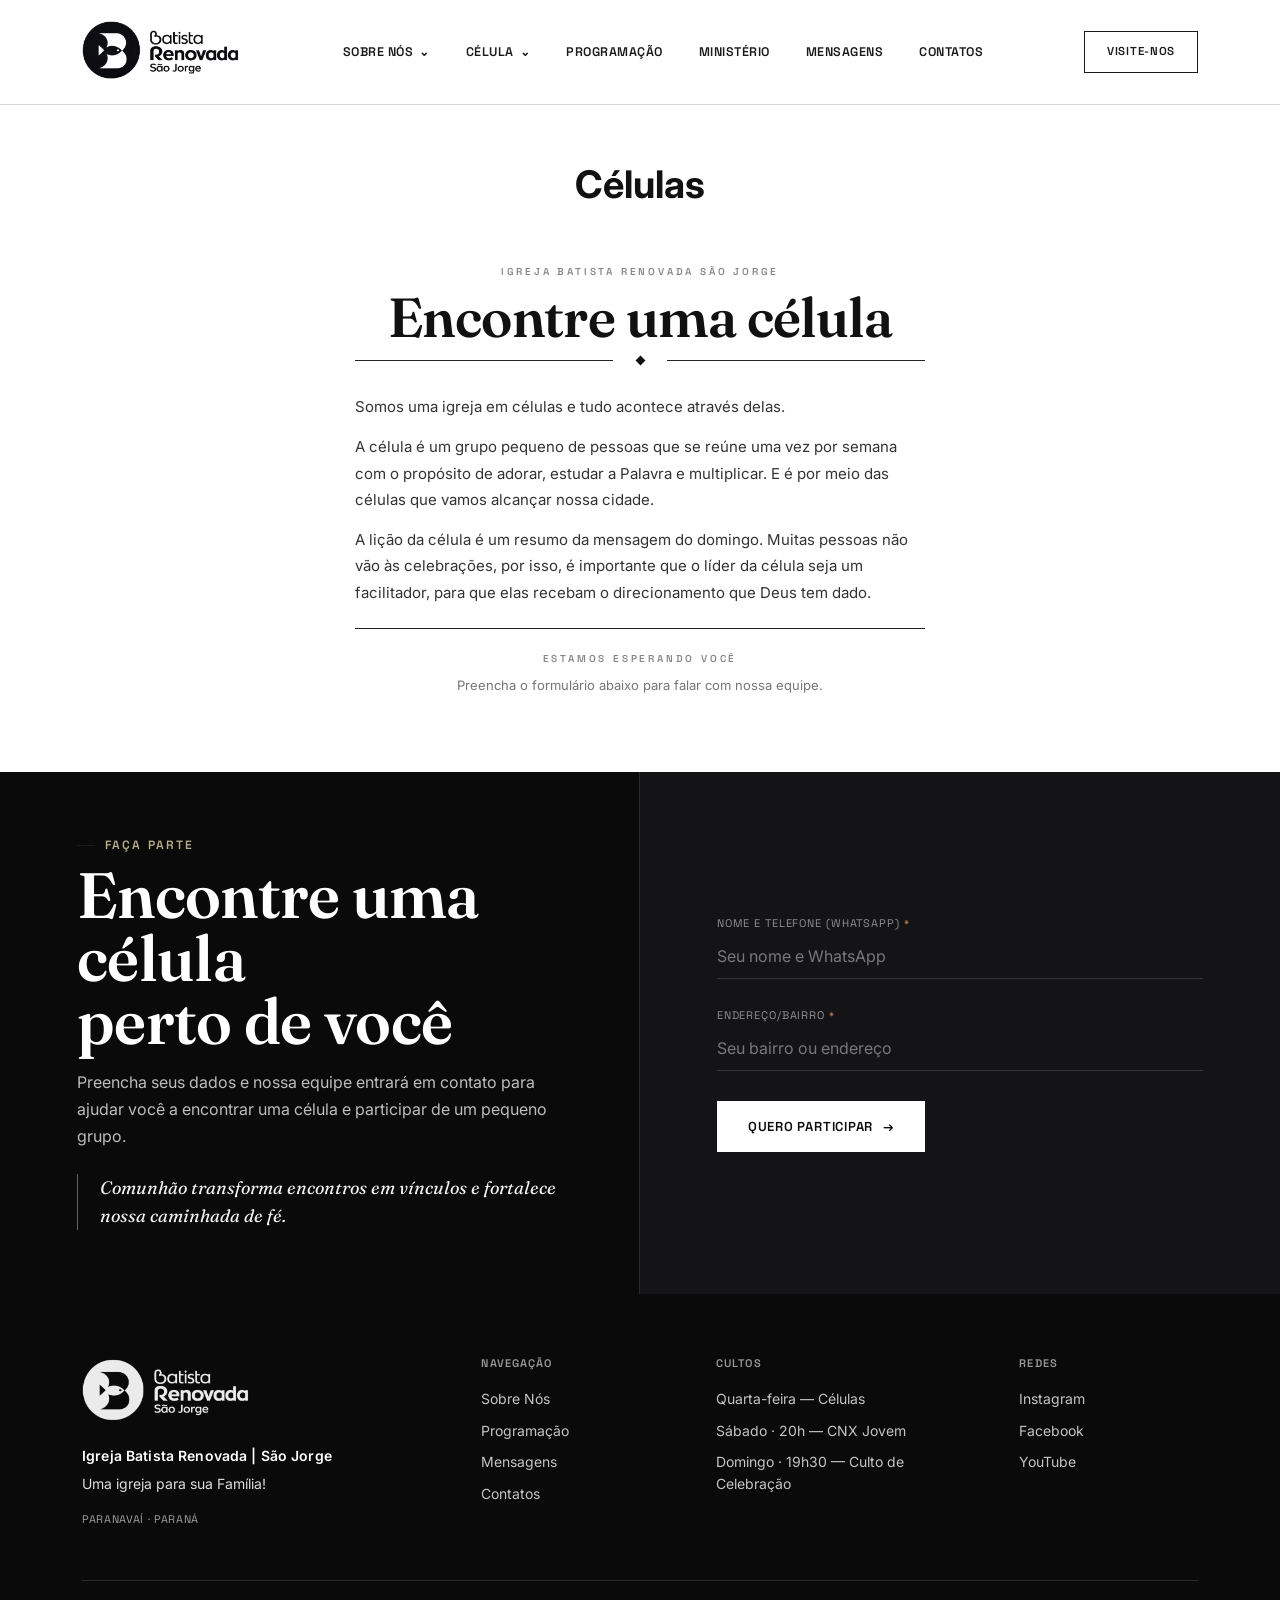
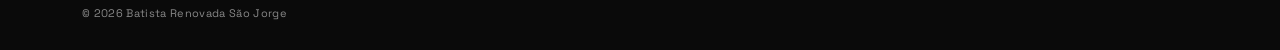
<file: celula.html>
<!DOCTYPE html>
<html lang="pt-BR">
<head>
  <meta charset="UTF-8"><meta name="viewport" content="width=device-width,initial-scale=1">
  <title>Encontre uma célula — Batista Renovada São Jorge</title>
  <meta name="description" content="Encontre uma célula da Batista Renovada São Jorge perto de você.">
  <link rel="icon" href="ativos/favicon/favicon-sao-jorge-v3.png">
  <link rel="stylesheet" href="style.css?v=20260811-celula-editorial">
</head>
<body>
<header><nav class="nav">
  <a href="index.html" class="logo"><img src="ativos/imagens/logo-horizontal-sao-jorge.png" alt="Batista Renovada São Jorge" width="575" height="230"></a>
  <div class="navlinks">
    <div class="nav-dropdown"><a class="nav-dropdown__trigger" href="sobre.html" aria-haspopup="true">Sobre Nós <span aria-hidden="true">⌄</span></a><div class="nav-dropdown__menu"><a href="sobre.html">Sobre nós</a><a href="missao.html">Missão</a><a href="visao.html">Visão</a></div></div>
    <div class="nav-dropdown"><a class="nav-dropdown__trigger" href="celula.html" aria-current="page" aria-haspopup="true">Célula <span aria-hidden="true">⌄</span></a><div class="nav-dropdown__menu"><a href="celula.html">Encontre uma célula</a></div></div>
    <a href="programacao.html">Programação</a><a href="ministerios.html">Ministério</a><a href="mensagens.html">Mensagens</a><a href="contatos.html">Contatos</a>
  </div>
  <div class="nav-cta"><a href="contatos.html" class="btn btn-outline">Visite-nos</a><button class="burger" type="button" aria-label="Abrir menu" aria-expanded="false"><span></span><span></span></button></div>
</nav></header>
<div class="mobile-overlay" aria-hidden="true"><div class="mobile-menu-group"><span>Sobre Nós</span><div><a href="sobre.html">Sobre nós</a><a href="missao.html">Missão</a><a href="visao.html">Visão</a></div></div><div class="mobile-menu-group"><span>Célula</span><div><a href="celula.html">Encontre uma célula</a></div></div><a href="programacao.html">Programação</a><a href="ministerios.html">Ministério</a><a href="mensagens.html">Mensagens</a><a href="contatos.html">Contatos</a></div>
<main>
  <section class="cell-finder standalone-section" id="celulas" aria-labelledby="cells-title">
    <div class="cell-finder__wrap">
      <p class="cell-finder__page-title">Células</p>
      <article class="cell-finder__content">
        <div class="cell-finder__eyebrow">Igreja Batista Renovada São Jorge</div>
        <h1 id="cells-title">Encontre uma célula</h1>
        <div class="cell-finder__ornament" aria-hidden="true"><span></span><i></i><span></span></div>
        <div class="cell-finder__copy">
          <p>Somos uma igreja em células e tudo acontece através delas.</p>
          <p>A célula é um grupo pequeno de pessoas que se reúne uma vez por semana com o propósito de adorar, estudar a Palavra e multiplicar. E é por meio das células que vamos alcançar nossa cidade.</p>
          <p>A lição da célula é um resumo da mensagem do domingo. Muitas pessoas não vão às celebrações, por isso, é importante que o líder da célula seja um facilitador, para que elas recebam o direcionamento que Deus tem dado.</p>
        </div>
        <div class="cell-finder__prompt">
          <div class="cell-finder__eyebrow">Estamos esperando você</div>
          <p>Preencha o formulário abaixo para falar com nossa equipe.</p>
        </div>
      </article>
    </div>
  </section>
  <section class="cell-contact" aria-labelledby="cell-contact-title">
    <div class="cell-contact__intro">
      <div class="eyebrow">Faça parte</div>
      <h2 id="cell-contact-title">Encontre uma célula<br>perto de você</h2>
      <p>Preencha seus dados e nossa equipe entrará em contato para ajudar você a encontrar uma célula e participar de um pequeno grupo.</p>
      <blockquote>Comunhão transforma encontros em vínculos e fortalece nossa caminhada de fé.</blockquote>
    </div>
    <div class="cell-contact__form">
      <form class="visual-form" action="https://docs.google.com/forms/d/e/1FAIpQLSfqIZYJtv6F9vRan0PyilGa80BLovGi2pSlhKbtDOMFa4vNsw/viewform" method="GET" target="_blank">
        <div class="field">
          <label for="cells-name-phone">Nome e telefone (WhatsApp) <span class="required-mark" aria-hidden="true">*</span></label>
          <input type="text" id="cells-name-phone" name="visual_nome_telefone" placeholder="Seu nome e WhatsApp" autocomplete="name" required>
        </div>
        <div class="field">
          <label for="cells-address">Endereço/Bairro <span class="required-mark" aria-hidden="true">*</span></label>
          <input type="text" id="cells-address" name="visual_endereco_bairro" placeholder="Seu bairro ou endereço" autocomplete="street-address" required>
        </div>
        <div class="form-submit"><button type="submit" class="btn btn-prayer">Quero participar <span aria-hidden="true">→</span></button></div>
      </form>
    </div>
  </section>
</main>
<footer><div class="wrap"><div class="footer-top"><div class="footer-brand"><a href="index.html" class="logo"><img src="ativos/imagens/logo-horizontal-sao-jorge.png" alt="Batista Renovada São Jorge" width="575" height="230"></a></div><div class="footer-col"><h4>Navegação</h4><a href="sobre.html">Sobre Nós</a><a href="programacao.html">Programação</a><a href="mensagens.html">Mensagens</a><a href="contatos.html">Contatos</a></div><div class="footer-col"><h4>Cultos</h4><p>Quarta-feira — Células</p><p>Sábado · 20h — CNX Jovem</p><p>Domingo · 19h30 — Culto de Celebração</p></div><div class="footer-col"><h4>Redes</h4><a href="https://www.instagram.com/pibrsaojorge/">Instagram</a><a href="https://www.facebook.com/batistarenovadasaojorge">Facebook</a><a href="https://www.youtube.com/@pibrsaojorge">YouTube</a></div></div><div class="footer-bottom"><span>© 2026 Batista Renovada São Jorge</span></div></div></footer>
<script src="script.js?v=20260811-celula-editorial"></script>
</body></html>
</file>
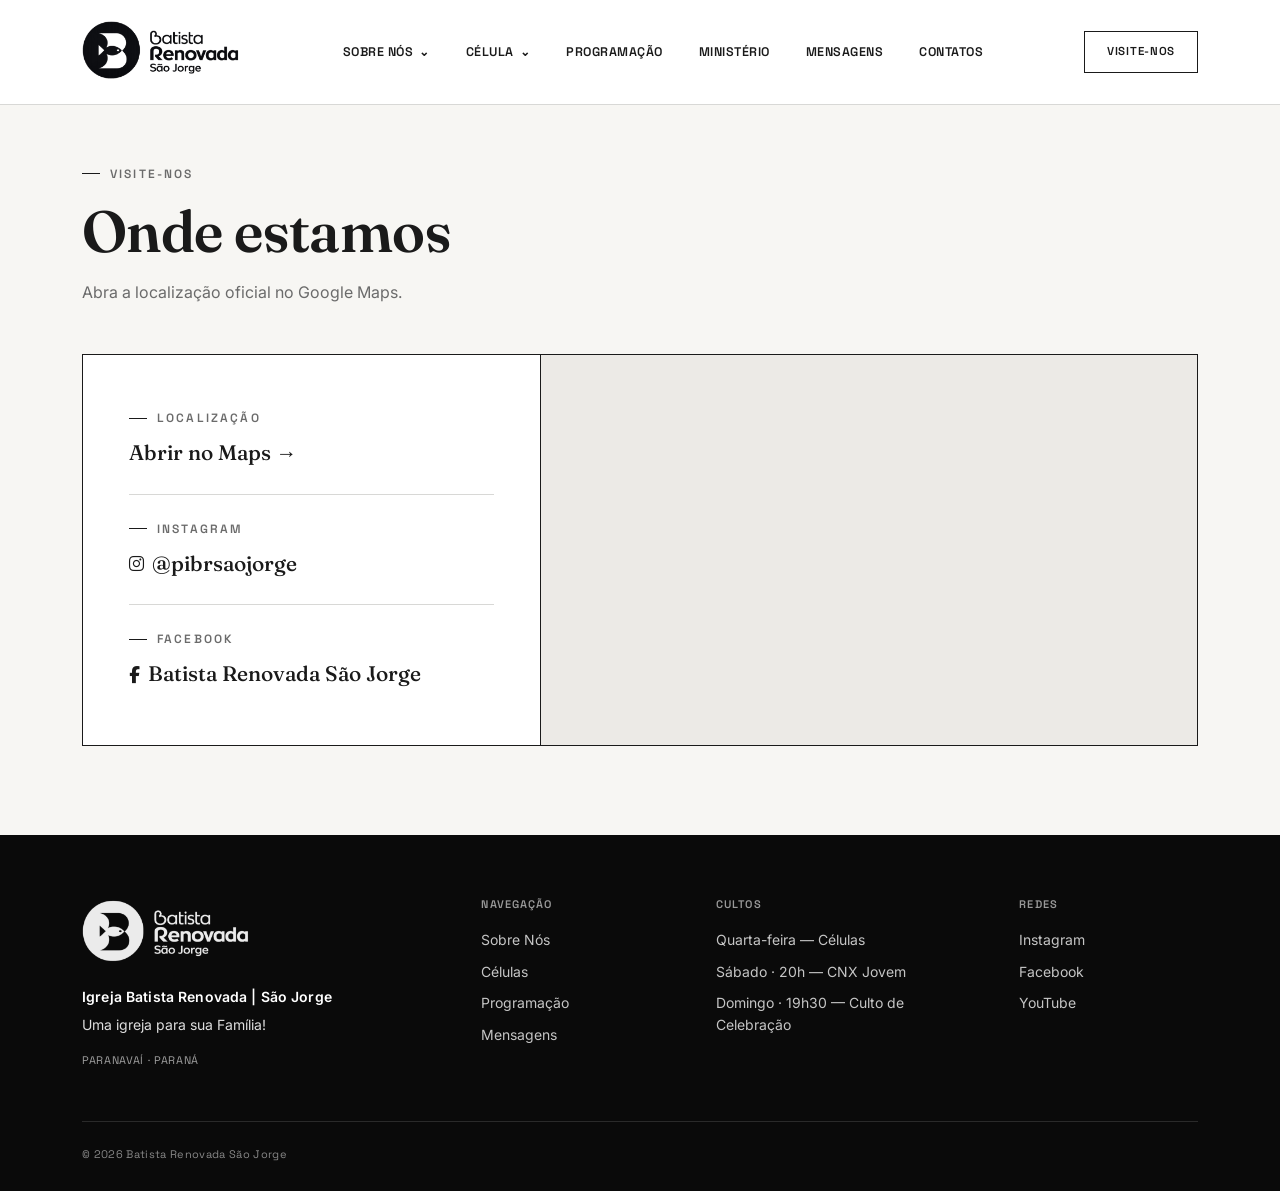
<file: contatos.html>
<!DOCTYPE html>
<html lang="pt-BR"><head><meta charset="UTF-8"><meta name="viewport" content="width=device-width,initial-scale=1"><title>Contatos — Batista Renovada São Jorge</title><meta name="description" content="Contatos e localização da Batista Renovada São Jorge."><link rel="icon" href="ativos/favicon/favicon-sao-jorge-v3.png"><link rel="stylesheet" href="style.css?v=20260811-mensagens-contatos"><link rel="stylesheet" href="https://cdnjs.cloudflare.com/ajax/libs/font-awesome/6.5.2/css/all.min.css"></head><body>
<header><nav class="nav"><a href="index.html" class="logo"><img src="ativos/imagens/logo-horizontal-sao-jorge.png" alt="Batista Renovada São Jorge" width="575" height="230"></a><div class="navlinks"><div class="nav-dropdown"><a class="nav-dropdown__trigger" href="sobre.html" aria-haspopup="true">Sobre Nós <span aria-hidden="true">⌄</span></a><div class="nav-dropdown__menu"><a href="sobre.html">Sobre nós</a><a href="missao.html">Missão</a><a href="visao.html">Visão</a></div></div><div class="nav-dropdown"><a class="nav-dropdown__trigger" href="celula.html" aria-haspopup="true">Célula <span aria-hidden="true">⌄</span></a><div class="nav-dropdown__menu"><a href="celula.html">Encontre uma célula</a></div></div><a href="programacao.html">Programação</a><a href="ministerios.html">Ministério</a><a href="mensagens.html">Mensagens</a><a href="contatos.html" aria-current="page">Contatos</a></div><div class="nav-cta"><a href="contatos.html" class="btn btn-outline">Visite-nos</a><button class="burger" type="button" aria-label="Abrir menu" aria-expanded="false"><span></span><span></span></button></div></nav></header>
<div class="mobile-overlay" aria-hidden="true"><div class="mobile-menu-group"><span>Sobre Nós</span><div><a href="sobre.html">Sobre nós</a><a href="missao.html">Missão</a><a href="visao.html">Visão</a></div></div><div class="mobile-menu-group"><span>Célula</span><div><a href="celula.html">Encontre uma célula</a></div></div><a href="programacao.html">Programação</a><a href="ministerios.html">Ministério</a><a href="mensagens.html">Mensagens</a><a href="contatos.html">Contatos</a></div>
<main><section class="section standalone-section" id="contato"><div class="wrap"><div class="s-head"><div class="eyebrow">Visite-nos</div><h1>Onde estamos</h1><p>Abra a localização oficial no Google Maps.</p></div><div class="contact-grid"><div class="contact-info"><div class="item"><div class="eyebrow">Localização</div><a href="https://maps.app.goo.gl/Zh7oNwX47n16Xvof6" target="_blank" rel="noopener noreferrer">Abrir no Maps →</a></div><div class="item"><div class="eyebrow">Instagram</div><a class="contact-social-link" href="https://www.instagram.com/pibrsaojorge/" target="_blank" rel="noopener noreferrer"><i class="fab fa-instagram" aria-hidden="true"></i><span>@pibrsaojorge</span></a></div><div class="item"><div class="eyebrow">Facebook</div><a class="contact-social-link" href="https://www.facebook.com/batistarenovadasaojorge" target="_blank" rel="noopener noreferrer"><i class="fab fa-facebook-f" aria-hidden="true"></i><span>Batista Renovada São Jorge</span></a></div></div><div class="map-frame"><iframe src="https://www.google.com/maps?q=Primeira+Igreja+Batista+Renovada,+Av.+Carlos+Gomes,+Jardim+Sao+Jorge,+Paranavai,+PR,+87711-070&amp;output=embed" loading="lazy" referrerpolicy="no-referrer-when-downgrade" title="Localização da igreja"></iframe></div></div></div></section></main>
<footer><div class="wrap"><div class="footer-top"><div class="footer-brand"><a href="index.html" class="logo"><img src="ativos/imagens/logo-horizontal-sao-jorge.png" alt="Batista Renovada São Jorge" width="575" height="230"></a></div><div class="footer-col"><h4>Navegação</h4><a href="sobre.html">Sobre Nós</a><a href="celula.html">Células</a><a href="programacao.html">Programação</a><a href="mensagens.html">Mensagens</a></div><div class="footer-col"><h4>Cultos</h4><p>Quarta-feira — Células</p><p>Sábado · 20h — CNX Jovem</p><p>Domingo · 19h30 — Culto de Celebração</p></div><div class="footer-col"><h4>Redes</h4><a href="https://www.instagram.com/pibrsaojorge/">Instagram</a><a href="https://www.facebook.com/batistarenovadasaojorge">Facebook</a><a href="https://www.youtube.com/@pibrsaojorge">YouTube</a></div></div><div class="footer-bottom"><span>© 2026 Batista Renovada São Jorge</span></div></div></footer><script src="script.js?v=20260811-paginas-internas"></script></body></html>
</file>
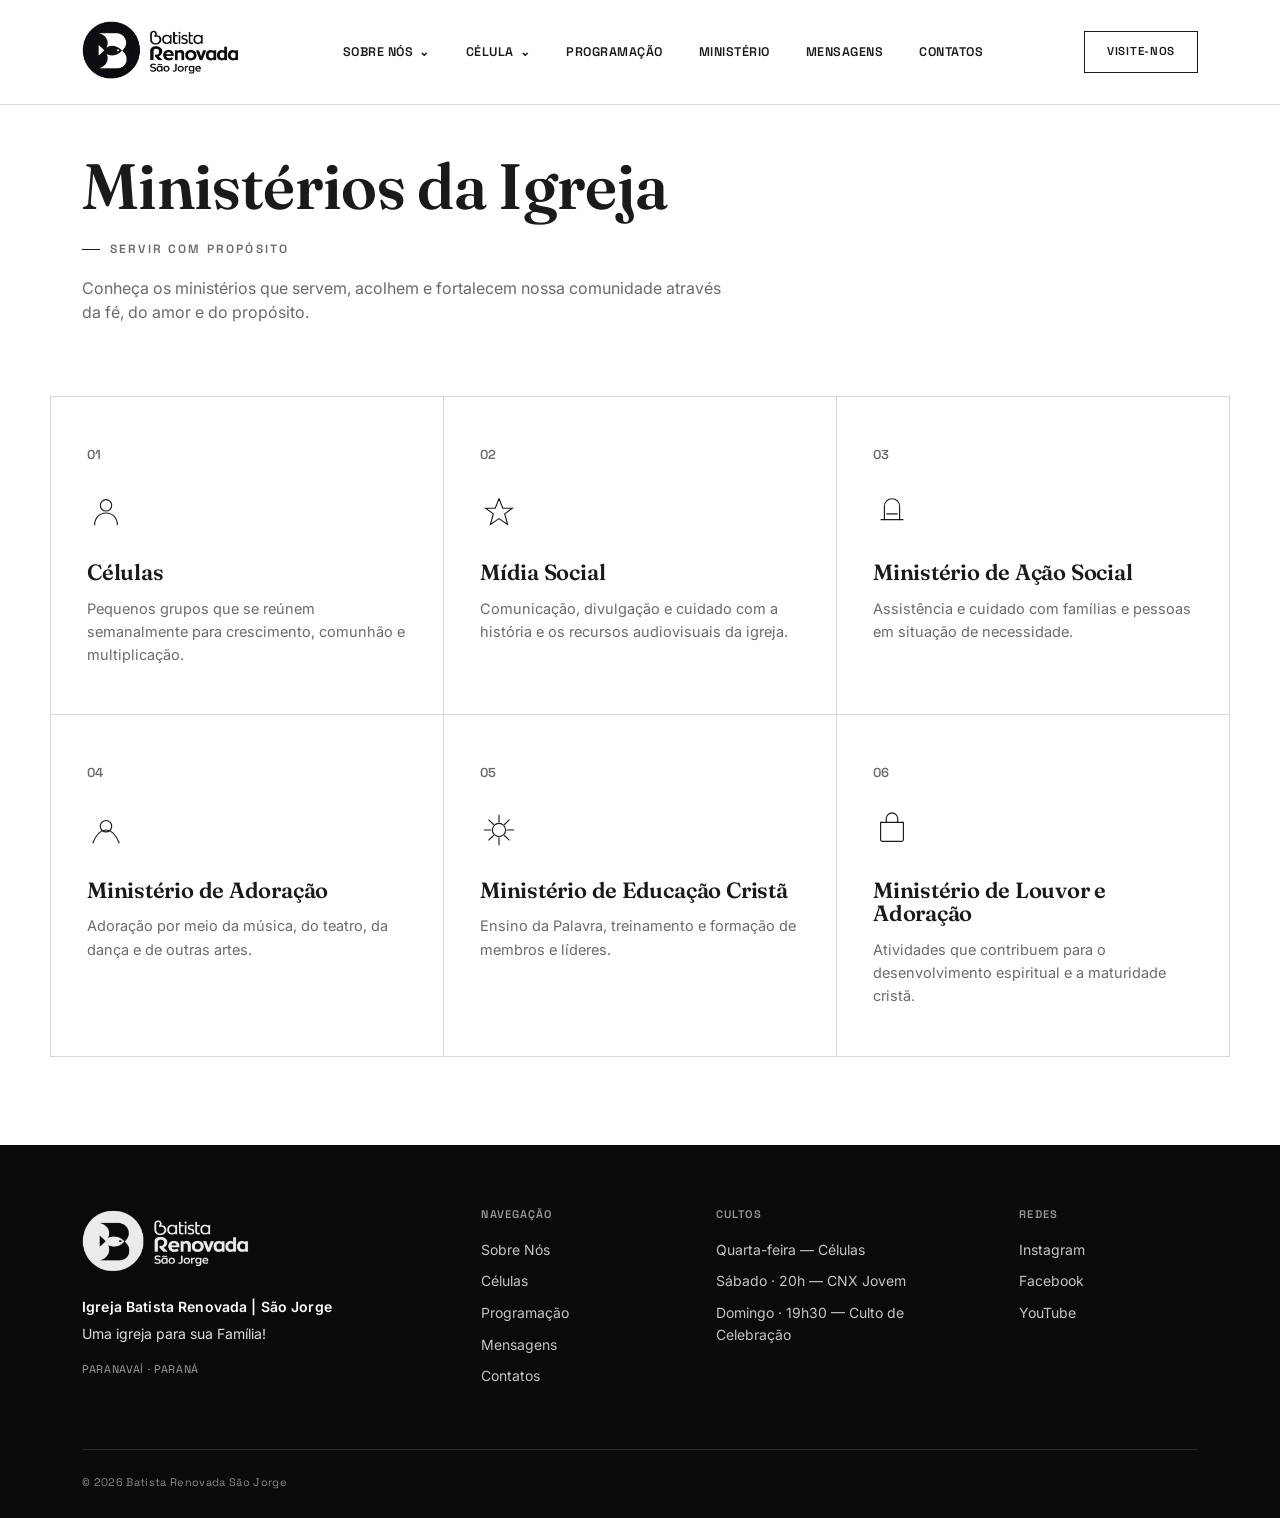
<file: ministerios.html>
<!DOCTYPE html>
<html lang="pt-BR">
<head>
  <meta charset="UTF-8">
  <meta name="viewport" content="width=device-width,initial-scale=1">
  <title>Ministérios — Batista Renovada São Jorge</title>
  <meta name="description" content="Conheça os ministérios da Batista Renovada São Jorge.">
  <link rel="icon" href="ativos/favicon/favicon-sao-jorge-v3.png">
  <link rel="stylesheet" href="style.css?v=20260811-paginas-ministerios">
</head>
<body class="ministries-page">
  <header><nav class="nav"><a href="index.html" class="logo"><img src="ativos/imagens/logo-horizontal-sao-jorge.png" alt="Batista Renovada São Jorge" width="575" height="230"></a><div class="navlinks"><div class="nav-dropdown"><a class="nav-dropdown__trigger" href="sobre.html" aria-haspopup="true">Sobre Nós <span aria-hidden="true">⌄</span></a><div class="nav-dropdown__menu"><a href="sobre.html">Sobre nós</a><a href="missao.html">Missão</a><a href="visao.html">Visão</a></div></div><div class="nav-dropdown"><a class="nav-dropdown__trigger" href="celula.html" aria-haspopup="true">Célula <span aria-hidden="true">⌄</span></a><div class="nav-dropdown__menu"><a href="celula.html">Encontre uma célula</a></div></div><a href="programacao.html">Programação</a><a href="ministerios.html" aria-current="page">Ministério</a><a href="mensagens.html">Mensagens</a><a href="contatos.html">Contatos</a></div><div class="nav-cta"><a href="contatos.html" class="btn btn-outline">Visite-nos</a><button class="burger" type="button" aria-label="Abrir menu" aria-expanded="false"><span></span><span></span></button></div></nav></header>
  <div class="mobile-overlay" aria-hidden="true"><div class="mobile-menu-group"><span>Sobre Nós</span><div><a href="sobre.html">Sobre nós</a><a href="missao.html">Missão</a><a href="visao.html">Visão</a></div></div><div class="mobile-menu-group"><span>Célula</span><div><a href="celula.html">Encontre uma célula</a></div></div><a href="programacao.html">Programação</a><a href="ministerios.html">Ministério</a><a href="mensagens.html">Mensagens</a><a href="contatos.html">Contatos</a></div>
  <main><section class="section" id="ministerios-lista">
    <div class="wrap"><div class="s-head ministries-intro" id="ministryIntro"><h1>Ministérios da Igreja</h1><div class="eyebrow">Servir com propósito</div><p>Conheça os ministérios que servem, acolhem e fortalecem nossa comunidade através da fé, do amor e do propósito.</p></div></div>
    <div class="wrap ministries-page__grid-wrap"><div class="min-grid" id="ministryGrid">
      <div class="min-card" role="button" tabindex="0"><span class="min-num">01</span><svg viewBox="0 0 40 40" fill="none" stroke="currentColor" stroke-width="1.2" aria-hidden="true"><circle cx="20" cy="13" r="6"/><path d="M8 34c0-8 5-13 12-13s12 5 12 13"/></svg><h3>Células</h3><p>Pequenos grupos que se reúnem semanalmente para crescimento, comunhão e multiplicação.</p></div>
      <div class="min-card" role="button" tabindex="0"><span class="min-num">02</span><svg viewBox="0 0 40 40" fill="none" stroke="currentColor" stroke-width="1.2" aria-hidden="true"><path d="M20 6L24 16L34 16L26 22L29 33L20 27L11 33L14 22L6 16L16 16Z"/></svg><h3>Mídia Social</h3><p>Comunicação, divulgação e cuidado com a história e os recursos audiovisuais da igreja.</p></div>
      <div class="min-card" role="button" tabindex="0"><span class="min-num">03</span><svg viewBox="0 0 40 40" fill="none" stroke="currentColor" stroke-width="1.2" aria-hidden="true"><path d="M12 28V14a8 8 0 0116 0v14M8 28h24M14 22h12"/></svg><h3>Ministério de Ação Social</h3><p>Assistência e cuidado com famílias e pessoas em situação de necessidade.</p></div>
      <div class="min-card" role="button" tabindex="0"><span class="min-num">04</span><svg viewBox="0 0 40 40" fill="none" stroke="currentColor" stroke-width="1.2" aria-hidden="true"><path d="M6 34c4-10 9-14 14-14s10 4 14 14M14 16a6 6 0 1112 0 6 6 0 01-12 0z"/></svg><h3>Ministério de Adoração</h3><p>Adoração por meio da música, do teatro, da dança e de outras artes.</p></div>
      <div class="min-card" role="button" tabindex="0"><span class="min-num">05</span><svg viewBox="0 0 40 40" fill="none" stroke="currentColor" stroke-width="1.2" aria-hidden="true"><path d="M20 4v8M20 28v8M4 20h8M28 20h8M9 9l5.5 5.5M25.5 25.5L31 31M31 9l-5.5 5.5M14.5 25.5L9 31"/><circle cx="20" cy="20" r="7"/></svg><h3>Ministério de Educação Cristã</h3><p>Ensino da Palavra, treinamento e formação de membros e líderes.</p></div>
      <div class="min-card" role="button" tabindex="0"><span class="min-num">06</span><svg viewBox="0 0 40 40" fill="none" stroke="currentColor" stroke-width="1.2" aria-hidden="true"><path d="M8 12h24v18a2 2 0 01-2 2H10a2 2 0 01-2-2V12z"/><path d="M14 12V8a6 6 0 0112 0v4"/></svg><h3>Ministério de Louvor e Adoração</h3><p>Atividades que contribuem para o desenvolvimento espiritual e a maturidade cristã.</p></div>
    </div><div class="ministry-detail" id="ministryDetail" hidden><button type="button" class="message-detail__back" id="ministryDetailBack">← Voltar para ministérios</button><div class="ministry-detail__layout"><article class="ministry-detail__card"><span class="min-num" id="ministryDetailNumber"></span><h2 id="ministryDetailTitle"></h2><div class="ministry-detail__text" id="ministryDetailText"></div></article><nav class="ministry-detail__menu" id="ministryDetailMenu" aria-label="Escolher ministério"></nav></div></div></div>
  </section></main>
  <footer><div class="wrap"><div class="footer-top"><div class="footer-brand"><a href="index.html" class="logo"><img src="ativos/imagens/logo-horizontal-sao-jorge.png" alt="Batista Renovada São Jorge" width="575" height="230"></a></div><div class="footer-col"><h4>Navegação</h4><a href="sobre.html">Sobre Nós</a><a href="celula.html">Células</a><a href="programacao.html">Programação</a><a href="mensagens.html">Mensagens</a><a href="contatos.html">Contatos</a></div><div class="footer-col"><h4>Cultos</h4><p>Quarta-feira — Células</p><p>Sábado · 20h — CNX Jovem</p><p>Domingo · 19h30 — Culto de Celebração</p></div><div class="footer-col"><h4>Redes</h4><a href="https://www.instagram.com/pibrsaojorge/">Instagram</a><a href="https://www.facebook.com/batistarenovadasaojorge">Facebook</a><a href="https://www.youtube.com/@pibrsaojorge">YouTube</a></div></div><div class="footer-bottom"><span>© 2026 Batista Renovada São Jorge</span></div></div></footer>
  <script src="script.js?v=20260811-paginas-ministerios"></script>
</body>
</html>
</file>
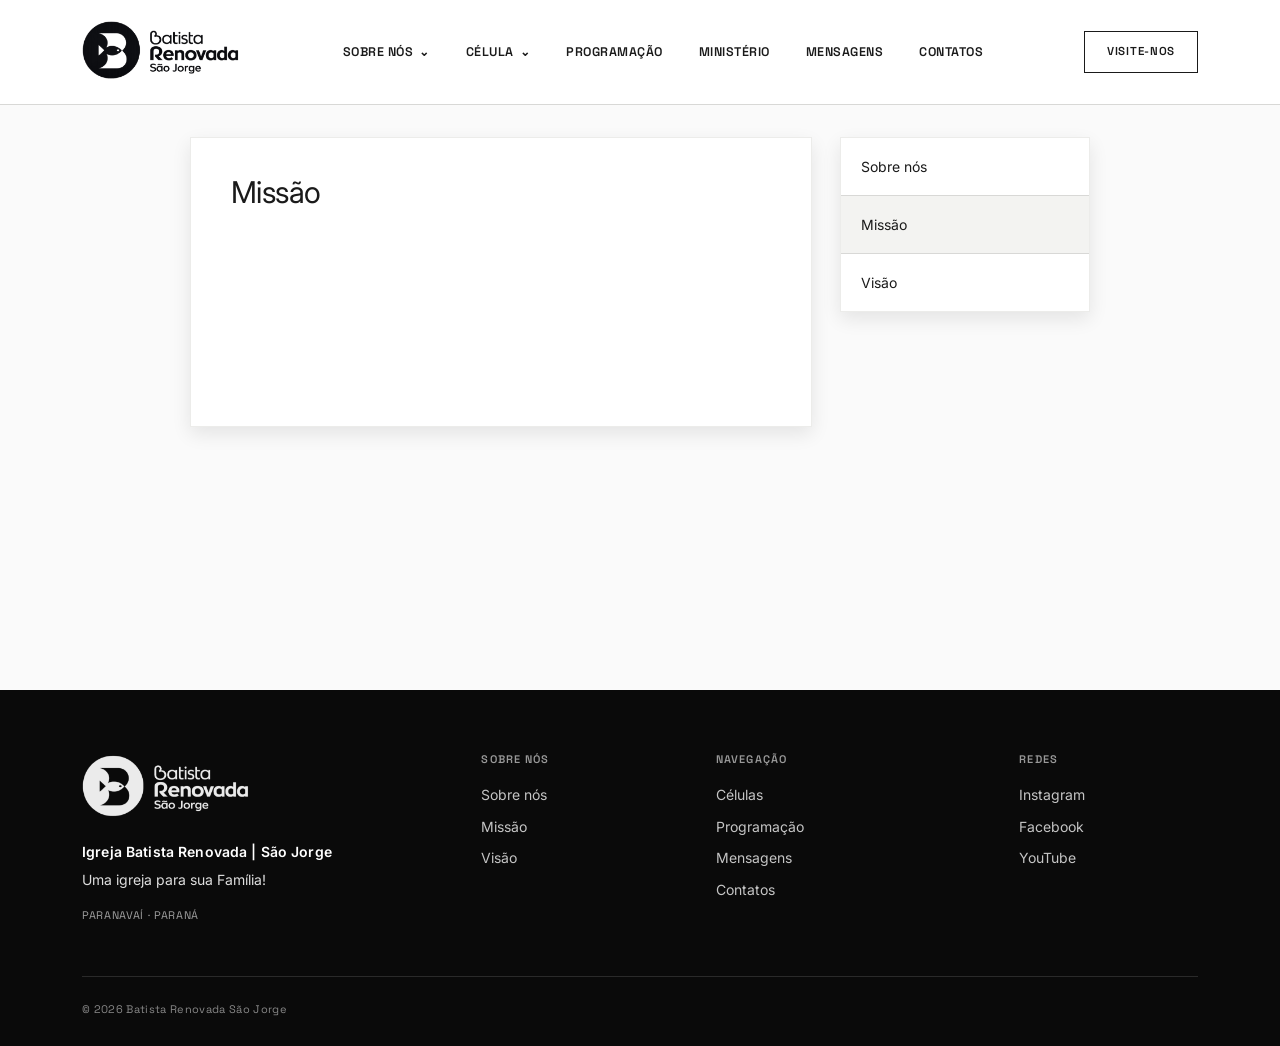
<file: missao.html>
<!DOCTYPE html><html lang="pt-BR"><head><meta charset="UTF-8"><meta name="viewport" content="width=device-width,initial-scale=1"><title>Missão — Batista Renovada São Jorge</title><meta name="description" content="Missão da Batista Renovada São Jorge."><link rel="icon" href="ativos/favicon/favicon-sao-jorge-v3.png"><link rel="stylesheet" href="style.css?v=20260811-menu-mobile"><link rel="stylesheet" href="https://cdnjs.cloudflare.com/ajax/libs/font-awesome/6.5.2/css/all.min.css"></head>
<body class="institutional-page">
<header><nav class="nav"><a href="index.html" class="logo"><img src="ativos/imagens/logo-horizontal-sao-jorge.png" alt="Batista Renovada São Jorge" width="575" height="230"></a><div class="navlinks"><div class="nav-dropdown"><a class="nav-dropdown__trigger" href="sobre.html" aria-current="page" aria-haspopup="true">Sobre Nós <span aria-hidden="true">⌄</span></a><div class="nav-dropdown__menu"><a href="sobre.html">Sobre nós</a><a href="missao.html">Missão</a><a href="visao.html">Visão</a></div></div><div class="nav-dropdown"><a class="nav-dropdown__trigger" href="celula.html" aria-haspopup="true">Célula <span aria-hidden="true">⌄</span></a><div class="nav-dropdown__menu"><a href="celula.html">Encontre uma célula</a></div></div><a href="programacao.html">Programação</a><a href="ministerios.html">Ministério</a><a href="mensagens.html">Mensagens</a><a href="contatos.html">Contatos</a></div><div class="nav-cta"><a href="contatos.html" class="btn btn-outline">Visite-nos</a><button class="burger" type="button" aria-label="Abrir menu" aria-expanded="false"><span></span><span></span></button></div></nav></header>
<div class="mobile-overlay" aria-hidden="true"><div class="mobile-menu-group"><span>Sobre Nós</span><div><a href="sobre.html">Sobre nós</a><a href="missao.html">Missão</a><a href="visao.html">Visão</a></div></div><div class="mobile-menu-group"><span>Célula</span><div><a href="celula.html">Encontre uma célula</a></div></div><a href="programacao.html">Programação</a><a href="ministerios.html">Ministério</a><a href="mensagens.html">Mensagens</a><a href="contatos.html">Contatos</a></div>
<main class="institutional-main"><div class="wrap"><div class="institutional-layout"><article class="institutional-card"><h1>Missão</h1></article><nav class="institutional-menu" aria-label="Navegação institucional"><a href="sobre.html">Sobre nós</a><a href="missao.html" aria-current="page">Missão</a><a href="visao.html">Visão</a></nav></div></div></main>
<footer><div class="wrap"><div class="footer-top"><div class="footer-brand"><a href="index.html" class="logo"><img src="ativos/imagens/logo-horizontal-sao-jorge.png" alt="Batista Renovada São Jorge" width="575" height="230"></a></div><div class="footer-col"><h4>Sobre nós</h4><a href="sobre.html">Sobre nós</a><a href="missao.html">Missão</a><a href="visao.html">Visão</a></div><div class="footer-col"><h4>Navegação</h4><a href="celula.html">Células</a><a href="programacao.html">Programação</a><a href="mensagens.html">Mensagens</a><a href="contatos.html">Contatos</a></div><div class="footer-col"><h4>Redes</h4><a href="https://www.instagram.com/pibrsaojorge/" target="_blank" rel="noopener noreferrer">Instagram</a><a href="https://www.facebook.com/batistarenovadasaojorge" target="_blank" rel="noopener noreferrer">Facebook</a><a href="https://www.youtube.com/@pibrsaojorge" target="_blank" rel="noopener noreferrer">YouTube</a></div></div><div class="footer-bottom"><span>© 2026 Batista Renovada São Jorge</span></div></div></footer><script src="script.js?v=20260811-institucional"></script></body></html>
</file>
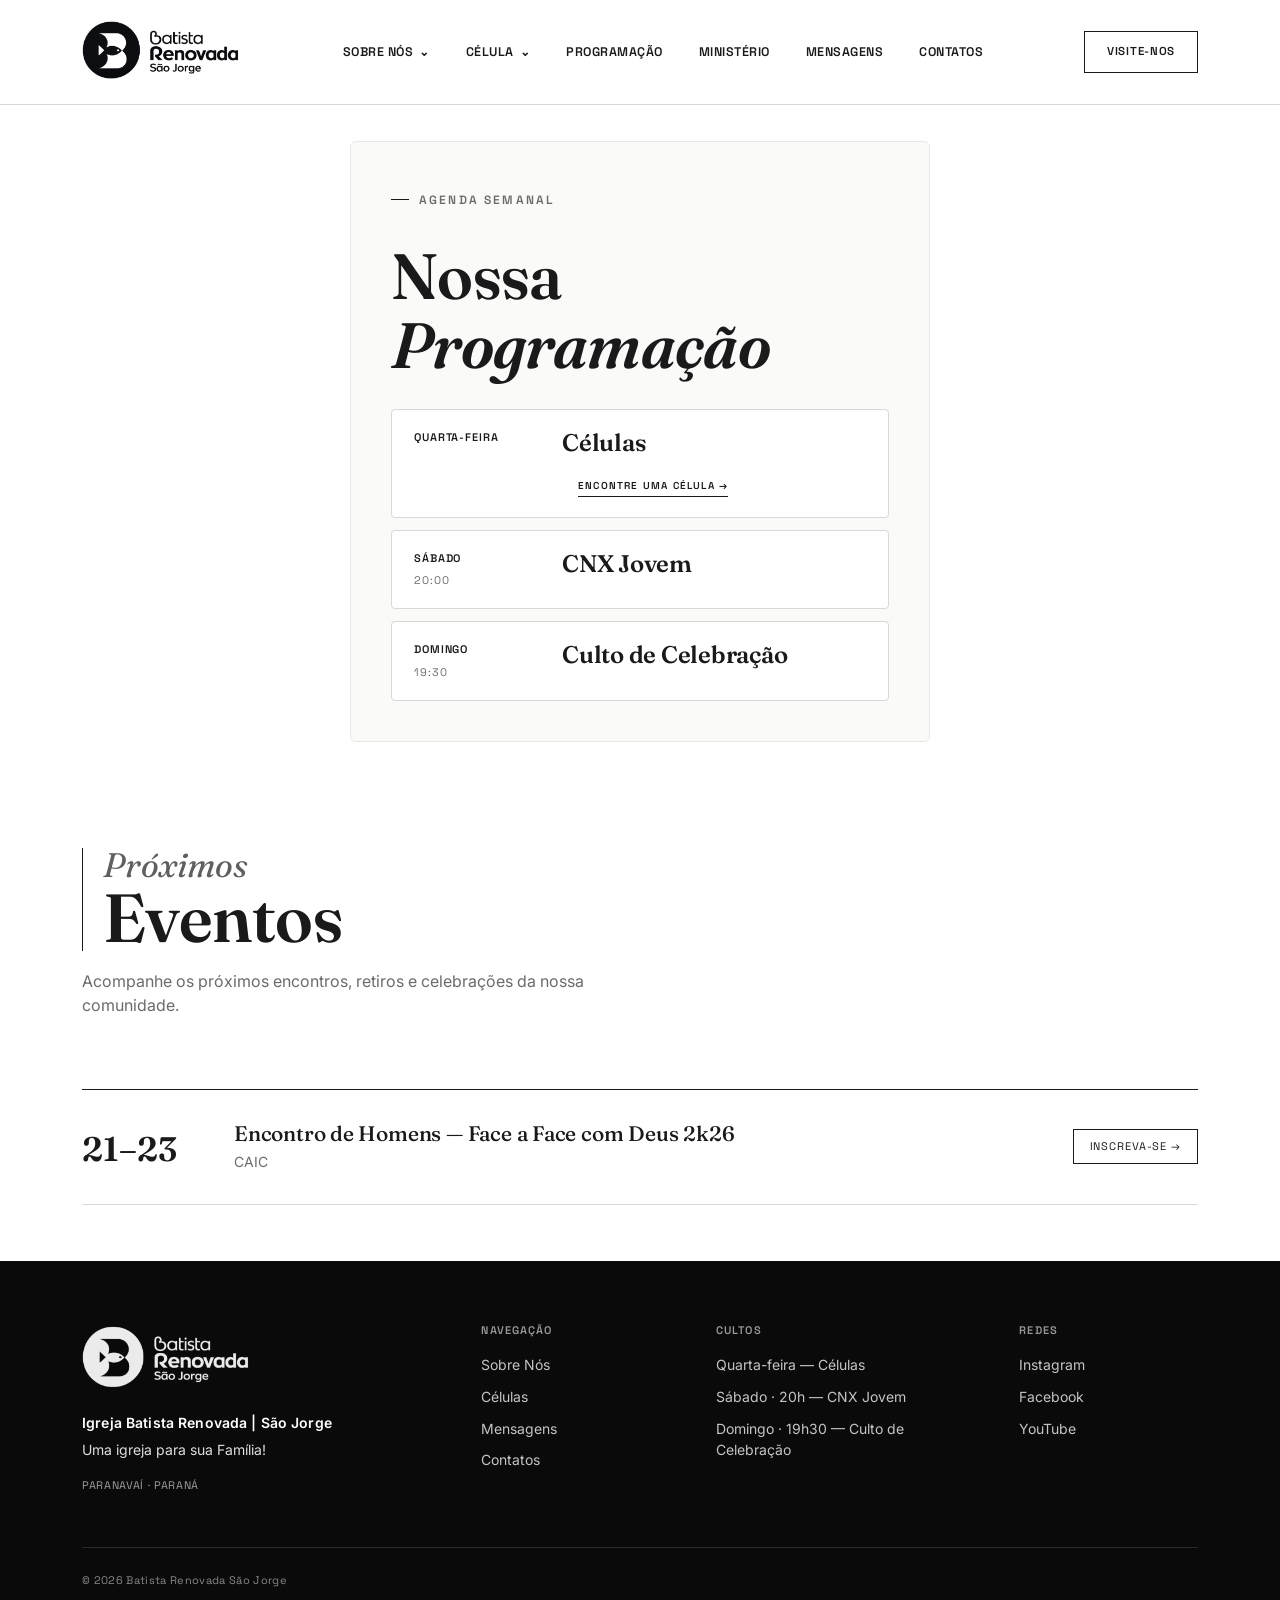
<file: programacao.html>
<!DOCTYPE html>
<html lang="pt-BR"><head><meta charset="UTF-8"><meta name="viewport" content="width=device-width,initial-scale=1"><title>Programação — Batista Renovada São Jorge</title><meta name="description" content="Programação semanal da Batista Renovada São Jorge."><link rel="icon" href="ativos/favicon/favicon-sao-jorge-v3.png"><link rel="stylesheet" href="style.css?v=20260811-programacao-compacta"></head><body class="program-page">
<header><nav class="nav"><a href="index.html" class="logo"><img src="ativos/imagens/logo-horizontal-sao-jorge.png" alt="Batista Renovada São Jorge" width="575" height="230"></a><div class="navlinks"><div class="nav-dropdown"><a class="nav-dropdown__trigger" href="sobre.html" aria-haspopup="true">Sobre Nós <span aria-hidden="true">⌄</span></a><div class="nav-dropdown__menu"><a href="sobre.html">Sobre nós</a><a href="missao.html">Missão</a><a href="visao.html">Visão</a></div></div><div class="nav-dropdown"><a class="nav-dropdown__trigger" href="celula.html" aria-haspopup="true">Célula <span aria-hidden="true">⌄</span></a><div class="nav-dropdown__menu"><a href="celula.html">Encontre uma célula</a></div></div><a href="programacao.html" aria-current="page">Programação</a><a href="ministerios.html">Ministério</a><a href="mensagens.html">Mensagens</a><a href="contatos.html">Contatos</a></div><div class="nav-cta"><a href="contatos.html" class="btn btn-outline">Visite-nos</a><button class="burger" type="button" aria-label="Abrir menu" aria-expanded="false"><span></span><span></span></button></div></nav></header>
<div class="mobile-overlay" aria-hidden="true"><div class="mobile-menu-group"><span>Sobre Nós</span><div><a href="sobre.html">Sobre nós</a><a href="missao.html">Missão</a><a href="visao.html">Visão</a></div></div><div class="mobile-menu-group"><span>Célula</span><div><a href="celula.html">Encontre uma célula</a></div></div><a href="programacao.html">Programação</a><a href="ministerios.html">Ministério</a><a href="mensagens.html">Mensagens</a><a href="contatos.html">Contatos</a></div>
<main><section class="section standalone-section" id="agenda"><div class="wrap"><div class="about-grid"><div class="schedule-program"><div class="eyebrow">Agenda semanal</div><h1>Nossa <em>Programação</em></h1><div class="schedule-list"><div class="schedule-item"><div class="schedule-slot"><div class="schedule-day">Quarta-feira</div></div><div class="schedule-details"><h2>Células</h2><a href="celula.html" class="schedule-link">Encontre uma célula →</a></div></div><div class="schedule-item"><div class="schedule-slot"><div class="schedule-day">Sábado</div><div class="schedule-time">20:00</div></div><div class="schedule-details"><h2>CNX Jovem</h2></div></div><div class="schedule-item"><div class="schedule-slot"><div class="schedule-day">Domingo</div><div class="schedule-time">19:30</div></div><div class="schedule-details"><h2>Culto de Celebração</h2></div></div></div></div></div></div></section><section class="section section-bone" id="eventos"><div class="wrap"><div class="s-head"><h2 class="events-title"><span class="events-title__lead">Próximos</span><span class="events-title__main">Eventos</span></h2><p>Acompanhe os próximos encontros, retiros e celebrações da nossa comunidade.</p></div><div class="events-list"><div class="event-row"><div class="event-date"><span class="num">21–23</span></div><div class="event-info"><h3>Encontro de Homens — Face a Face com Deus 2k26</h3><p>CAIC</p></div><a class="event-tag" href="https://s0hv0asb.forms.app/facehomens" target="_blank" rel="noopener noreferrer" aria-label="Inscreva-se no Encontro de Homens — Face a Face com Deus 2k26">Inscreva-se →</a></div></div></div></section></main>
<footer><div class="wrap"><div class="footer-top"><div class="footer-brand"><a href="index.html" class="logo"><img src="ativos/imagens/logo-horizontal-sao-jorge.png" alt="Batista Renovada São Jorge" width="575" height="230"></a></div><div class="footer-col"><h4>Navegação</h4><a href="sobre.html">Sobre Nós</a><a href="celula.html">Células</a><a href="mensagens.html">Mensagens</a><a href="contatos.html">Contatos</a></div><div class="footer-col"><h4>Cultos</h4><p>Quarta-feira — Células</p><p>Sábado · 20h — CNX Jovem</p><p>Domingo · 19h30 — Culto de Celebração</p></div><div class="footer-col"><h4>Redes</h4><a href="https://www.instagram.com/pibrsaojorge/">Instagram</a><a href="https://www.facebook.com/batistarenovadasaojorge">Facebook</a><a href="https://www.youtube.com/@pibrsaojorge">YouTube</a></div></div><div class="footer-bottom"><span>© 2026 Batista Renovada São Jorge</span></div></div></footer><script src="script.js?v=20260811-paginas-internas"></script></body></html>
</file>
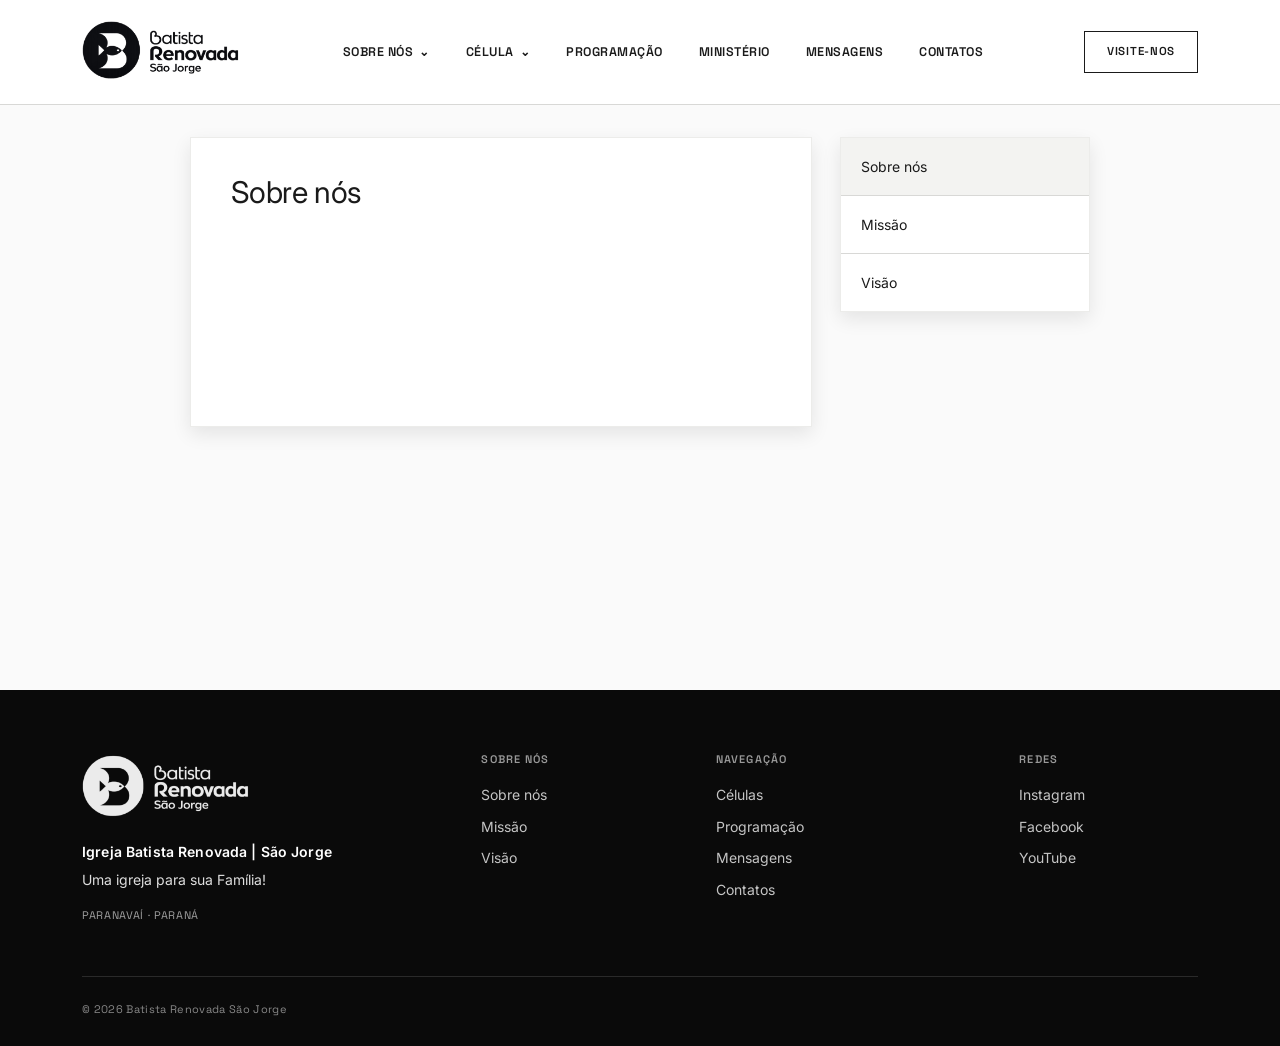
<file: sobre.html>
<!DOCTYPE html><html lang="pt-BR"><head><meta charset="UTF-8"><meta name="viewport" content="width=device-width,initial-scale=1"><title>Sobre nós — Batista Renovada São Jorge</title><meta name="description" content="Sobre a Batista Renovada São Jorge."><link rel="icon" href="ativos/favicon/favicon-sao-jorge-v3.png"><link rel="stylesheet" href="style.css?v=20260811-menu-mobile"><link rel="stylesheet" href="https://cdnjs.cloudflare.com/ajax/libs/font-awesome/6.5.2/css/all.min.css"></head>
<body class="institutional-page">
<header><nav class="nav"><a href="index.html" class="logo"><img src="ativos/imagens/logo-horizontal-sao-jorge.png" alt="Batista Renovada São Jorge" width="575" height="230"></a><div class="navlinks"><div class="nav-dropdown"><a class="nav-dropdown__trigger" href="sobre.html" aria-current="page" aria-haspopup="true">Sobre Nós <span aria-hidden="true">⌄</span></a><div class="nav-dropdown__menu"><a href="sobre.html">Sobre nós</a><a href="missao.html">Missão</a><a href="visao.html">Visão</a></div></div><div class="nav-dropdown"><a class="nav-dropdown__trigger" href="celula.html" aria-haspopup="true">Célula <span aria-hidden="true">⌄</span></a><div class="nav-dropdown__menu"><a href="celula.html">Encontre uma célula</a></div></div><a href="programacao.html">Programação</a><a href="ministerios.html">Ministério</a><a href="mensagens.html">Mensagens</a><a href="contatos.html">Contatos</a></div><div class="nav-cta"><a href="contatos.html" class="btn btn-outline">Visite-nos</a><button class="burger" type="button" aria-label="Abrir menu" aria-expanded="false"><span></span><span></span></button></div></nav></header>
<div class="mobile-overlay" aria-hidden="true"><div class="mobile-menu-group"><span>Sobre Nós</span><div><a href="sobre.html">Sobre nós</a><a href="missao.html">Missão</a><a href="visao.html">Visão</a></div></div><div class="mobile-menu-group"><span>Célula</span><div><a href="celula.html">Encontre uma célula</a></div></div><a href="programacao.html">Programação</a><a href="ministerios.html">Ministério</a><a href="mensagens.html">Mensagens</a><a href="contatos.html">Contatos</a></div>
<main class="institutional-main"><div class="wrap"><div class="institutional-layout"><article class="institutional-card"><h1>Sobre nós</h1></article><nav class="institutional-menu" aria-label="Navegação institucional"><a href="sobre.html" aria-current="page">Sobre nós</a><a href="missao.html">Missão</a><a href="visao.html">Visão</a></nav></div></div></main>
<footer><div class="wrap"><div class="footer-top"><div class="footer-brand"><a href="index.html" class="logo"><img src="ativos/imagens/logo-horizontal-sao-jorge.png" alt="Batista Renovada São Jorge" width="575" height="230"></a></div><div class="footer-col"><h4>Sobre nós</h4><a href="sobre.html">Sobre nós</a><a href="missao.html">Missão</a><a href="visao.html">Visão</a></div><div class="footer-col"><h4>Navegação</h4><a href="celula.html">Células</a><a href="programacao.html">Programação</a><a href="mensagens.html">Mensagens</a><a href="contatos.html">Contatos</a></div><div class="footer-col"><h4>Redes</h4><a href="https://www.instagram.com/pibrsaojorge/" target="_blank" rel="noopener noreferrer">Instagram</a><a href="https://www.facebook.com/batistarenovadasaojorge" target="_blank" rel="noopener noreferrer">Facebook</a><a href="https://www.youtube.com/@pibrsaojorge" target="_blank" rel="noopener noreferrer">YouTube</a></div></div><div class="footer-bottom"><span>© 2026 Batista Renovada São Jorge</span></div></div></footer><script src="script.js?v=20260811-institucional"></script></body></html>
</file>
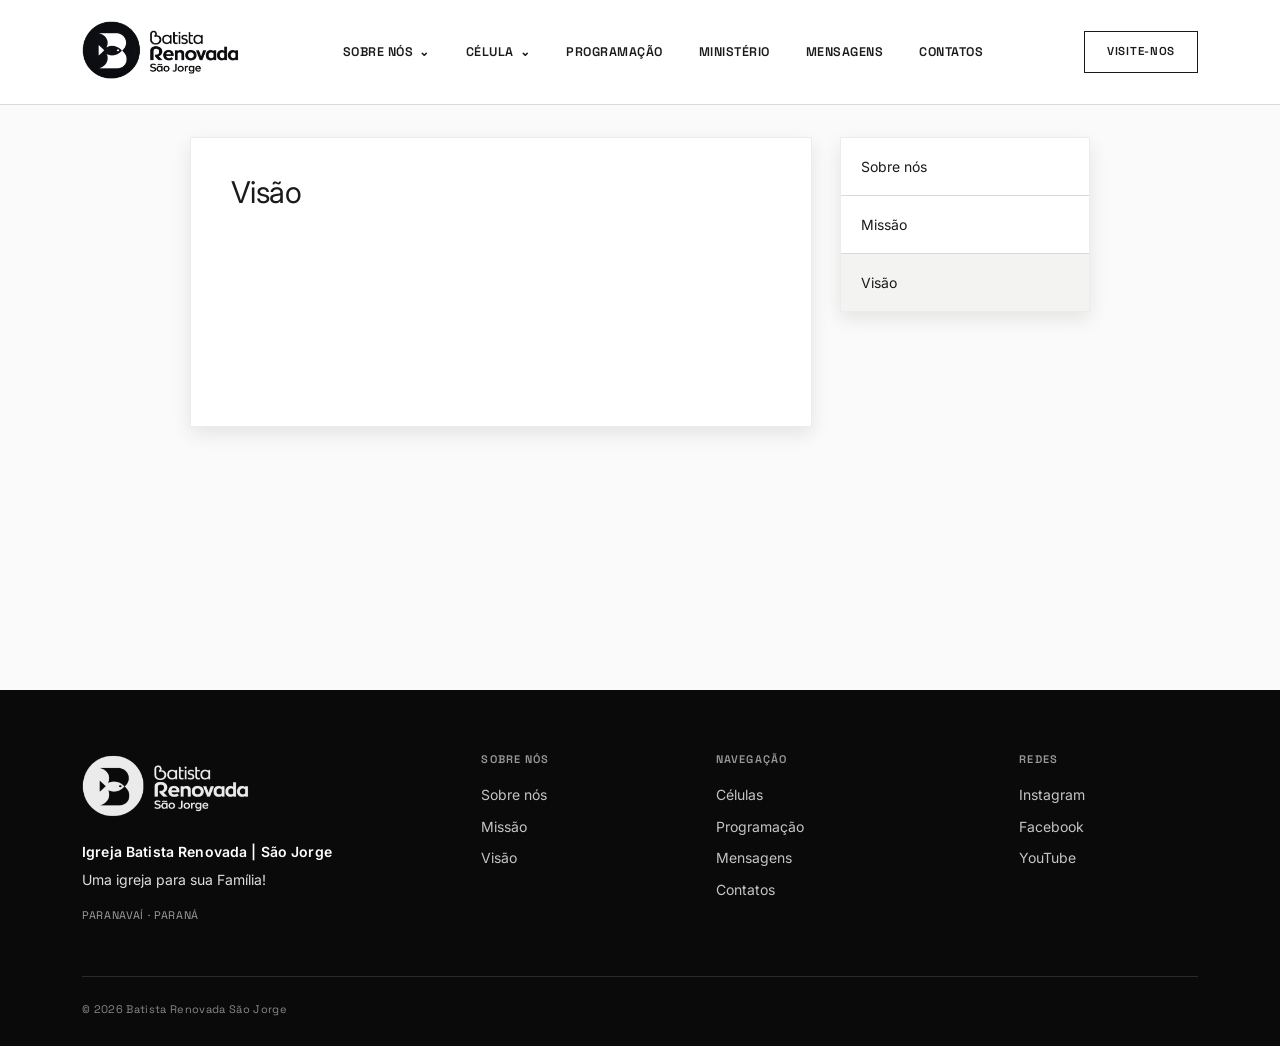
<file: visao.html>
<!DOCTYPE html><html lang="pt-BR"><head><meta charset="UTF-8"><meta name="viewport" content="width=device-width,initial-scale=1"><title>Visão — Batista Renovada São Jorge</title><meta name="description" content="Visão da Batista Renovada São Jorge."><link rel="icon" href="ativos/favicon/favicon-sao-jorge-v3.png"><link rel="stylesheet" href="style.css?v=20260811-menu-mobile"><link rel="stylesheet" href="https://cdnjs.cloudflare.com/ajax/libs/font-awesome/6.5.2/css/all.min.css"></head>
<body class="institutional-page">
<header><nav class="nav"><a href="index.html" class="logo"><img src="ativos/imagens/logo-horizontal-sao-jorge.png" alt="Batista Renovada São Jorge" width="575" height="230"></a><div class="navlinks"><div class="nav-dropdown"><a class="nav-dropdown__trigger" href="sobre.html" aria-current="page" aria-haspopup="true">Sobre Nós <span aria-hidden="true">⌄</span></a><div class="nav-dropdown__menu"><a href="sobre.html">Sobre nós</a><a href="missao.html">Missão</a><a href="visao.html">Visão</a></div></div><div class="nav-dropdown"><a class="nav-dropdown__trigger" href="celula.html" aria-haspopup="true">Célula <span aria-hidden="true">⌄</span></a><div class="nav-dropdown__menu"><a href="celula.html">Encontre uma célula</a></div></div><a href="programacao.html">Programação</a><a href="ministerios.html">Ministério</a><a href="mensagens.html">Mensagens</a><a href="contatos.html">Contatos</a></div><div class="nav-cta"><a href="contatos.html" class="btn btn-outline">Visite-nos</a><button class="burger" type="button" aria-label="Abrir menu" aria-expanded="false"><span></span><span></span></button></div></nav></header>
<div class="mobile-overlay" aria-hidden="true"><div class="mobile-menu-group"><span>Sobre Nós</span><div><a href="sobre.html">Sobre nós</a><a href="missao.html">Missão</a><a href="visao.html">Visão</a></div></div><div class="mobile-menu-group"><span>Célula</span><div><a href="celula.html">Encontre uma célula</a></div></div><a href="programacao.html">Programação</a><a href="ministerios.html">Ministério</a><a href="mensagens.html">Mensagens</a><a href="contatos.html">Contatos</a></div>
<main class="institutional-main"><div class="wrap"><div class="institutional-layout"><article class="institutional-card"><h1>Visão</h1></article><nav class="institutional-menu" aria-label="Navegação institucional"><a href="sobre.html">Sobre nós</a><a href="missao.html">Missão</a><a href="visao.html" aria-current="page">Visão</a></nav></div></div></main>
<footer><div class="wrap"><div class="footer-top"><div class="footer-brand"><a href="index.html" class="logo"><img src="ativos/imagens/logo-horizontal-sao-jorge.png" alt="Batista Renovada São Jorge" width="575" height="230"></a></div><div class="footer-col"><h4>Sobre nós</h4><a href="sobre.html">Sobre nós</a><a href="missao.html">Missão</a><a href="visao.html">Visão</a></div><div class="footer-col"><h4>Navegação</h4><a href="celula.html">Células</a><a href="programacao.html">Programação</a><a href="mensagens.html">Mensagens</a><a href="contatos.html">Contatos</a></div><div class="footer-col"><h4>Redes</h4><a href="https://www.instagram.com/pibrsaojorge/" target="_blank" rel="noopener noreferrer">Instagram</a><a href="https://www.facebook.com/batistarenovadasaojorge" target="_blank" rel="noopener noreferrer">Facebook</a><a href="https://www.youtube.com/@pibrsaojorge" target="_blank" rel="noopener noreferrer">YouTube</a></div></div><div class="footer-bottom"><span>© 2026 Batista Renovada São Jorge</span></div></div></footer><script src="script.js?v=20260811-institucional"></script></body></html>
</file>
<file: style.css>
@import url("https://fonts.googleapis.com/css2?family=Fraunces:ital,opsz,wght@0,9..144,300;0,9..144,400;0,9..144,500;0,9..144,600;0,9..144,700;1,9..144,400;1,9..144,500&family=Inter:wght@400;500;600&family=Space+Grotesk:wght@500;600&display=swap");

:root{
  --black:#0a0a0a;
  --ink:#1a1a1a;
  --white:#ffffff;
  --bone:#ffffff;
  --grey:#6b6b6b;
  --muted:var(--grey);
  --line:#d8d8d6;
  --line-dark:#333333;
  --display: 'Fraunces', serif;
  --body: 'Inter', sans-serif;
  --mono: 'Space Grotesk', sans-serif;
  --serif:var(--display);
  --sans:var(--body);
}

*{margin:0;padding:0;box-sizing:border-box;}
html{scroll-behavior:smooth;background-color:var(--white);}
body{
  font-family:var(--body);
  background-color:var(--white);
  color:var(--ink);
  line-height:1.5;
  -webkit-font-smoothing:antialiased;
}
@media (prefers-reduced-motion: reduce){
  html{scroll-behavior:auto;}
  *{animation-duration:0.01ms !important; animation-iteration-count:1 !important; transition-duration:0.01ms !important;}
}

a{color:inherit;text-decoration:none;}
img{max-width:100%;display:block;}
section{position:relative;background-color:var(--white);}
.wrap{max-width:1180px;margin:0 auto;padding:0 32px;}

.eyebrow{
  font-family:var(--mono);
  font-size:12px;
  font-weight:600;
  letter-spacing:0.18em;
  text-transform:uppercase;
  color:var(--grey);
  display:inline-flex;
  align-items:center;
  gap:10px;
}
.eyebrow::before{
  content:'';
  width:18px;height:1px;
  background:var(--ink);
  display:inline-block;
}

h1,h2,h3,h4{font-family:var(--display);font-weight:600;line-height:1.08;letter-spacing:-0.01em;}

.btn{
  font-family:var(--mono);
  font-size:13px;
  font-weight:600;
  letter-spacing:0.06em;
  text-transform:uppercase;
  padding:16px 30px;
  border:1px solid var(--ink);
  display:inline-flex;
  align-items:center;
  gap:10px;
  background:transparent;
  cursor:pointer;
  transition:background .25s ease, color .25s ease;
}
.btn-solid{background:var(--ink);color:var(--white);}
.btn-solid:hover{background:var(--white);color:var(--ink);}
.btn-outline:hover{background:var(--ink);color:var(--white);}
.btn svg{width:14px;height:14px;transition:transform .25s ease;}
.btn:hover svg{transform:translateX(3px);}

/* ============ HEADER ============ */
header{
  position:fixed;top:0;left:0;right:0;
  z-index:100;
  background-color:var(--white);
  border-bottom:1px solid var(--line);
}
.nav{
  max-width:1180px;margin:0 auto;padding:20px 32px;
  display:flex;align-items:center;justify-content:space-between;
}
.logo{
  font-family:var(--display);
  font-size:18px;font-weight:600;
  letter-spacing:-0.01em;
  display:flex;align-items:center;gap:10px;
}
.logo img{width:auto;height:64px;object-fit:contain;display:block;}
.logo .mark{width:26px;height:26px;flex-shrink:0;}
.logo span{display:block;}
.logo .sub{display:block;font-family:var(--mono);font-size:9px;font-weight:600;letter-spacing:0.14em;color:var(--grey);text-transform:uppercase;margin-top:1px;}
.navlinks{display:flex;gap:36px;font-family:var(--mono);font-size:12.5px;font-weight:600;letter-spacing:0.04em;text-transform:uppercase;}
.navlinks a{position:relative;padding:4px 0;}
.navlinks a::after{
  content:'';position:absolute;bottom:0;left:0;right:0;height:1px;
  background:var(--ink);transform:scaleX(0);transform-origin:right;
  transition:transform .3s ease;
}
.navlinks a:hover::after{transform:scaleX(1);transform-origin:left;}
.nav-dropdown{position:relative;display:flex;align-items:center;}
.nav-dropdown__trigger{display:flex;align-items:center;gap:6px;}
.nav-dropdown__trigger span{font-size:12px;line-height:1;transition:transform .22s ease;}
.nav-dropdown__menu{position:absolute;top:100%;left:-18px;width:180px;padding:10px 0 0;opacity:0;visibility:hidden;pointer-events:none;transform:translateY(8px);transition:opacity .2s ease,transform .2s ease,visibility .2s ease;}
.nav-dropdown__menu::before{content:"";position:absolute;inset:10px 0 0;background:var(--white);border:1px solid var(--line);box-shadow:0 10px 24px rgba(0,0,0,.1);z-index:-1;}
.nav-dropdown__menu a{display:block;padding:14px 18px;font-family:var(--sans);font-size:13px;font-weight:400;letter-spacing:0;text-transform:none;border-bottom:1px solid var(--line);background:transparent;}
.nav-dropdown__menu a:last-child{border-bottom:0;}
.nav-dropdown__menu a::after{display:none;}
.nav-dropdown__menu a:hover,.nav-dropdown__menu a:focus-visible{background:#f3f3f1;}
.nav-dropdown:hover .nav-dropdown__menu,.nav-dropdown:focus-within .nav-dropdown__menu{opacity:1;visibility:visible;pointer-events:auto;transform:translateY(0);}
.nav-dropdown:hover .nav-dropdown__trigger span,.nav-dropdown:focus-within .nav-dropdown__trigger span{transform:rotate(180deg);}
.nav-cta{display:flex;align-items:center;gap:18px;}
.nav-cta .btn{padding:11px 22px;font-size:11.5px;}
.burger{display:none;flex-direction:column;gap:5px;cursor:pointer;background:none;border:none;}
.burger span{width:24px;height:1.5px;background:var(--ink);display:block;transition:transform .25s ease;}
.burger[aria-expanded="true"] span:first-child{transform:translateY(3.25px) rotate(45deg);}
.burger[aria-expanded="true"] span:last-child{transform:translateY(-3.25px) rotate(-45deg);}

/* ============ HERO ============ */
.hero{
  position:relative;
  height:calc(100vh - 105px);
  height:calc(100svh - 105px);
  min-height:620px;
  margin-top:105px;
  padding:0;
  color:var(--white);
  background:var(--black);
  overflow:hidden;
}
.hero::before{
  content:"";
  position:absolute;
  inset:0;
  z-index:1;
  background:rgba(0,0,0,.18);
  pointer-events:none;
}
.hero-video{
  position:absolute;
  inset:0;
  z-index:0;
  width:100%;
  height:100%;
  object-fit:contain;
  object-position:center center;
}
.hero-video[hidden],.hero-video-controls[hidden]{display:none;}
.hero-video-controls{
  position:absolute;
  left:28px;
  right:28px;
  bottom:24px;
  z-index:3;
  display:flex;
  align-items:center;
  justify-content:space-between;
  pointer-events:none;
}
.video-control{
  display:grid;
  place-items:center;
  min-width:42px;
  width:42px;
  height:42px;
  border:1px solid rgba(255,255,255,.56);
  border-radius:999px;
  padding:0;
  color:var(--white);
  background:rgba(0,0,0,.25);
  backdrop-filter:blur(7px);
  font-family:Arial, Helvetica, sans-serif;
  font-size:18px;
  font-weight:600;
  line-height:1;
  cursor:pointer;
  pointer-events:auto;
}
.video-control i{
  pointer-events:none;
}
.video-control:hover{
  background:var(--white);
  color:var(--ink);
}
/* ============ MARQUEE STRIP ============ */
.strip{
  background:var(--black);color:var(--white);
  padding:16px 0;overflow:hidden;white-space:nowrap;
}
.strip-track{display:inline-flex;gap:0;animation:scroll 32s linear infinite;}
.strip-track span{
  font-family:var(--mono);font-size:13px;font-weight:600;letter-spacing:0.1em;text-transform:uppercase;
  padding:0 28px;display:inline-flex;align-items:center;gap:28px;
}
.strip-track span::after{content:'✦';font-size:10px;}
@keyframes scroll{from{transform:translateX(0);}to{transform:translateX(-50%);}}

/* ============ SECTION GENERIC ============ */
.section{padding:120px 0;}
.section-bone{background-color:var(--white);}
.section-black{background:var(--black);color:var(--white);}
.section-black .eyebrow{color:#9a9a9a;}
.section-black .eyebrow::before{background:var(--white);}
.section-black .line{background:var(--line-dark);}

.s-head{max-width:680px;margin-bottom:72px;}
.s-head h2{font-size:clamp(32px,4.4vw,52px);margin-top:18px;}
.s-head p{color:var(--grey);font-size:16px;margin-top:18px;max-width:520px;}
.section-black .s-head p{color:#a8a8a8;}

/* ============ SOBRE ============ */
#agenda{padding-top:80px;padding-bottom:32px;scroll-margin-top:105px;}
.about-grid{
  display:grid;grid-template-columns:minmax(0, 1fr);align-items:start;
}
.about-text p{color:var(--ink);font-size:17px;line-height:1.75;margin-bottom:20px;}
.about-text p.lead2{font-family:var(--display);font-size:24px;font-weight:500;line-height:1.4;font-style:italic;margin-bottom:28px;}
.verse-block{
  border-left:1px solid var(--ink);
  padding-left:28px;margin-top:36px;
}
.verse-block p{font-family:var(--display);font-style:italic;font-size:18px;line-height:1.6;}
.verse-block cite{font-family:var(--mono);font-size:12px;font-style:normal;text-transform:uppercase;letter-spacing:0.08em;color:var(--grey);display:block;margin-top:10px;}

.schedule-program{
  width:min(580px,100%);
  margin:0 auto;
  padding:40px;
  border:1px solid #e8e8e5;
  border-radius:6px;
  background:#fafaf9;
}
.schedule-program .eyebrow{margin-bottom:14px;}
.schedule-program > h2{font-size:clamp(34px,4vw,46px);}
.schedule-program > h2 em{font-weight:500;}
.schedule-list{display:grid;gap:12px;margin-top:30px;}
.schedule-item{
  display:grid;
  grid-template-columns:128px minmax(0,1fr);
  gap:20px;
  padding:20px 22px;
  border:1px solid var(--line);
  border-radius:4px;
  background:var(--white);
}
.schedule-day{
  font-family:var(--mono);
  font-size:11px;
  font-weight:600;
  letter-spacing:.08em;
  line-height:1.3;
  text-transform:uppercase;
}
.schedule-time{
  margin-top:7px;
  font-family:var(--mono);
  font-size:11px;
  color:var(--grey);
  letter-spacing:.08em;
}
.schedule-details h3{font-size:22px;font-weight:500;}
.schedule-description{margin-top:7px;color:var(--grey);font-size:13px;}
.schedule-notes{margin-top:14px;color:var(--grey);font-size:12px;line-height:1.65;}
.schedule-tag,
.schedule-link{
  display:inline-block;
  margin-top:16px;
  font-family:var(--mono);
  font-size:10px;
  font-weight:600;
  letter-spacing:.12em;
  text-transform:uppercase;
}
.schedule-tag{color:var(--grey);}
.schedule-link{margin-left:16px;border-bottom:1px solid var(--ink);padding-bottom:3px;}
.schedule-link:hover{border-bottom-color:transparent;}
/* ============ CÉLULAS ============ */
.cells-section{background-color:var(--white);border-top:1px solid var(--line);border-bottom:1px solid var(--line);}
.cells-grid{display:grid;grid-template-columns:1.15fr .85fr;gap:80px;align-items:center;}
.cells-copy h2{font-size:clamp(42px,6vw,72px);margin:18px 0 22px;}
.cells-copy p{max-width:600px;color:var(--grey);font-size:17px;line-height:1.75;margin-bottom:32px;}
.cells-card{min-height:360px;background:var(--black);color:var(--white);padding:48px;display:flex;flex-direction:column;justify-content:space-between;}
.cells-number{font-family:var(--mono);font-size:13px;color:#888;letter-spacing:.12em;}
.cells-card h3{font-size:30px;margin-bottom:16px;}
.cells-card p{color:#aaa;font-size:15px;line-height:1.7;}

/* ============ MENSAGENS ============ */
.messages-section{background:var(--white);border-top:1px solid var(--line);}
.messages-heading{position:relative;display:flex;align-items:center;justify-content:center;max-width:920px;margin:0 auto 38px;text-align:center;}
.messages-heading h2{margin:0;font-family:var(--sans);font-size:clamp(26px,2.5vw,34px);font-weight:700;line-height:1;}
.messages-heading a{position:absolute;right:0;padding:2px 0;border-bottom:1px solid transparent;color:var(--ink);font:400 12px/1 var(--sans);}
.messages-heading a:hover{border-bottom-color:currentColor;}
.messages-grid{display:grid;grid-template-columns:repeat(3,minmax(0,1fr));gap:20px;max-width:920px;margin:0 auto;}
.messages-grid[hidden],.message-detail[hidden],.messages-all[hidden],#messagesPreview[hidden]{display:none;}
.message-card{display:flex;flex-direction:column;min-width:0;cursor:pointer;}
.message-card:focus-visible{outline:2px solid var(--ink);outline-offset:6px;}
.message-card__media{position:relative;aspect-ratio:16/9;overflow:hidden;background:#dedbd5;}
.message-card__media img{width:100%;height:100%;display:block;object-fit:cover;transition:transform .45s ease;}
.message-card:hover .message-card__media img{transform:scale(1.025);}
.message-card__content{display:flex;flex:1;flex-direction:column;padding:16px 0 0;}
.message-card__date,.message-card__speaker{font-size:9px;font-weight:500;letter-spacing:.2em;text-transform:uppercase;color:var(--muted);}
.message-card h3{margin:10px 0 8px;font-family:var(--sans);font-size:16px;font-weight:500;line-height:1.45;}
.message-card__speaker{color:var(--ink);}
.message-card p{margin:15px 0 22px;color:var(--muted);font-size:14px;line-height:1.65;}
.message-card__action{align-self:flex-start;margin-top:auto;padding:5px 0;border:0;background:transparent;color:var(--muted);font:600 9px/1 var(--sans);letter-spacing:.13em;text-transform:uppercase;cursor:pointer;transition:color .2s ease;}
.message-card__action:hover{opacity:.55;}
.message-card__action:focus-visible,
.message-detail__back:focus-visible,
.message-youtube-link:focus-visible{outline:2px solid var(--ink);outline-offset:4px;}
.message-detail{max-width:900px;margin:0 auto;scroll-margin-top:110px;}
.message-detail__back{margin:0 0 22px;padding:0;border:0;background:transparent;color:var(--muted);font:600 10px/1 var(--sans);letter-spacing:.13em;text-transform:uppercase;cursor:pointer;}
.message-detail__back:hover{color:var(--ink);}
.message-detail__cover{aspect-ratio:16/9;overflow:hidden;background:#dedbd5;}
.message-detail__cover img{width:100%;height:100%;display:block;object-fit:cover;}
.message-detail__content{max-width:760px;margin:30px auto 0;}
.message-detail__content h2{margin:0;font-size:clamp(32px,4vw,54px);line-height:1.02;animation:fadeInUp .55s ease both;}
.message-detail__meta{display:flex;align-items:center;flex-wrap:wrap;gap:0;margin-top:12px;color:var(--muted);font-size:10px;font-weight:600;letter-spacing:.14em;text-transform:uppercase;}
.message-detail__meta[hidden]{display:none;}
.message-detail__meta span+span::before{content:"·";display:inline-block;margin:0 9px;color:var(--muted);}
.message-detail__description{max-width:680px;margin:18px 0 32px;color:var(--muted);font-size:15px;line-height:1.7;}
.message-detail__description[hidden]{display:none;}
.message-video-block{max-width:720px;margin:30px auto 0;}
.message-video-block>.eyebrow{margin-bottom:10px;font-size:9px;font-weight:600;letter-spacing:.18em;animation:fadeInUp .55s .06s ease both;}
.message-player{position:relative;width:100%;aspect-ratio:16/9;overflow:hidden;background:#141416;animation:fadeInUp .55s .1s ease both;}
.message-player iframe{position:absolute;inset:0;width:100%;height:100%;border:0;}
.message-player__empty{width:100%;height:100%;display:grid;place-items:center;margin:0;color:#aaa;font-size:11px;font-weight:600;letter-spacing:.16em;text-transform:uppercase;}
.message-youtube-link{margin-top:14px;padding:10px 14px;font-size:9px;letter-spacing:.09em;border-color:rgba(16,16,16,.45);gap:7px;}
.message-youtube-link:hover{background:rgba(16,16,16,.04);color:var(--ink);}
.messages-all{max-width:1120px;margin:0 auto;scroll-margin-top:110px;}
.messages-all__heading{text-align:center;margin:28px 0 58px;}
.messages-all__heading .eyebrow{justify-content:center;margin-bottom:26px;}
.messages-all__heading h1,.messages-all__heading h2{margin:0;font-family:var(--sans);font-size:clamp(30px,3vw,42px);font-weight:700;}
.messages-all__list{display:flex;flex-direction:column;gap:76px;}
.messages-all__item{display:grid;grid-template-columns:minmax(0,1.35fr) minmax(280px,.65fr);align-items:center;gap:42px;}
.messages-all__item:nth-child(even){grid-template-columns:minmax(280px,.65fr) minmax(0,1.35fr);}
.messages-all__item:nth-child(even) .messages-all__media{order:2;}
.messages-all__media{aspect-ratio:16/9;overflow:hidden;background:#dedbd5;}
.messages-all__media img{width:100%;height:100%;display:block;object-fit:cover;transition:transform .45s ease;}
.messages-all__item:hover .messages-all__media img{transform:scale(1.02);}
.messages-all__content h3{margin:12px 0 14px;font-family:var(--sans);font-size:clamp(23px,2.4vw,34px);font-weight:700;line-height:1.15;}
.messages-all__content p{margin:14px 0;color:var(--muted);font-size:14px;line-height:1.65;}
.messages-all__action{margin-top:14px;min-height:42px;padding:12px 18px;}
.messages-page{background:var(--white);}
.messages-page-main{min-height:calc(100vh - 210px);padding:calc(105px + 46px) 0 120px;border-top:1px solid var(--line);}
.messages-page .messages-all__heading{margin-top:0;}

/* ============ GALERIA: FOTOS DO ÚLTIMO CULTO ============ */
.gallery-section{background-color:var(--white);}

.culto-grid{
  display:grid;
  grid-template-columns:repeat(4, 1fr);
  gap:14px;
}
.culto-photo{
  display:block;
  width:100%;
  padding:0;
  cursor:pointer;
  background:none;
  border:none;
}
.culto-photo-frame{
  position:relative;
  display:block;
  aspect-ratio:4/5;
  overflow:hidden;
  border:1px solid var(--ink);
  background-color:var(--white);
}
.culto-photo-frame img{
  position:absolute;
  inset:0;
  width:100%;height:100%;
  object-fit:cover;
  transition:transform .5s ease, filter .5s ease;
}
.culto-photo:hover .culto-photo-frame img{transform:scale(1.04);filter:saturate(1.08);}

.culto-more{
  display:flex;justify-content:center;
  margin-top:40px;
}
.culto-more .btn i{font-size:13px;}
.gallery-page{background:var(--white);}
.gallery-page-main{min-height:calc(100vh - 210px);padding:calc(105px + 46px) 0 120px;border-top:1px solid var(--line);}
.gallery-page-heading{display:flex;align-items:end;justify-content:space-between;gap:30px;margin-bottom:46px;}
.gallery-page-heading h1{margin:12px 0 0;font-size:clamp(38px,5vw,66px);line-height:1;}
.gallery-page-heading p{max-width:430px;margin:0;color:var(--muted);font-size:15px;line-height:1.7;}
.culto-all-grid{display:grid;grid-template-columns:repeat(4,minmax(0,1fr));gap:14px;}
.institutional-page{background:#fafafa;}
.institutional-main{min-height:calc(100vh - 210px);padding:136px 0 120px;border-top:1px solid var(--line);}
.institutional-layout{display:grid;grid-template-columns:minmax(0,1fr) 250px;align-items:start;gap:28px;max-width:900px;margin:0 auto;}
.institutional-card,.institutional-menu{background:var(--white);border:1px solid #ececea;box-shadow:0 7px 18px rgba(0,0,0,.09);}
.institutional-card{min-height:290px;padding:38px 40px;}
.institutional-card h1{margin:0;font-family:var(--sans);font-size:30px;font-weight:400;letter-spacing:-.02em;}
.institutional-menu{display:flex;flex-direction:column;}
.institutional-menu a{padding:18px 20px;border-bottom:1px solid var(--line);font-size:14px;transition:background .2s ease;}
.institutional-menu a:last-child{border-bottom:0;}
.institutional-menu a:hover,.institutional-menu a[aria-current="page"]{background:#f3f3f1;}

/* Modal: grade com todas as fotos */
.culto-modal{
  position:fixed;
  inset:0;
  z-index:320;
  display:flex;
  flex-direction:column;
  background:var(--white);
  opacity:0;
  visibility:hidden;
  transition:opacity .22s ease, visibility .22s ease;
}
.culto-modal.open{opacity:1;visibility:visible;}
.culto-modal-head{
  display:flex;
  align-items:flex-end;
  justify-content:space-between;
  gap:20px;
  padding:26px 32px;
  border-bottom:1px solid var(--line);
  flex-shrink:0;
}
.culto-modal-head h3{font-size:22px;margin-top:8px;}
.culto-modal-close{
  width:44px;height:44px;flex-shrink:0;
  border:1px solid var(--ink);
  border-radius:50%;
  background:transparent;
  color:var(--ink);
  font-size:28px;line-height:1;
  cursor:pointer;
}
.culto-modal-close:hover{background:var(--ink);color:var(--white);}
.culto-modal-thumbs{
  flex:1;
  overflow-y:auto;
  padding:28px 32px 48px;
  display:grid;
  grid-template-columns:repeat(6, 1fr);
  gap:10px;
  -webkit-overflow-scrolling:touch;
}

/* Visualizador: foto ampliada com navegação */
.culto-viewer{
  position:fixed;
  inset:0;
  z-index:340;
  display:grid;
  grid-template-columns:auto 1fr auto;
  align-items:center;
  gap:8px;
  padding:20px;
  background:rgba(0,0,0,.92);
  opacity:0;
  visibility:hidden;
  transition:opacity .22s ease, visibility .22s ease;
}
.culto-viewer.open{opacity:1;visibility:visible;}
.culto-viewer-stage{
  position:relative;
  height:100%;
  display:grid;
  place-items:center;
}
.culto-viewer-stage img{
  max-width:100%;
  max-height:86vh;
  border:1px solid rgba(255,255,255,.28);
  object-fit:contain;
}
.culto-viewer-counter{
  position:absolute;
  bottom:-34px;left:50%;
  transform:translateX(-50%);
  font-family:var(--mono);
  font-size:12px;font-weight:600;letter-spacing:.06em;
  color:rgba(255,255,255,.72);
  white-space:nowrap;
}
.culto-viewer-nav{
  width:52px;height:52px;flex-shrink:0;
  display:grid;place-items:center;
  border:1px solid rgba(255,255,255,.48);
  border-radius:50%;
  background:rgba(0,0,0,.24);
  color:var(--white);
  font-size:30px;line-height:1;
  cursor:pointer;
}
.culto-viewer-nav:hover{background:var(--white);color:var(--ink);}
.culto-viewer-close{
  position:absolute;
  top:18px;right:22px;
  z-index:2;
  width:44px;height:44px;
  border:1px solid rgba(255,255,255,.48);
  border-radius:50%;
  color:var(--white);
  background:rgba(0,0,0,.24);
  font-size:34px;line-height:1;
  cursor:pointer;
}
.culto-viewer-close:hover{background:var(--white);color:var(--ink);}

.lightbox{
  position:fixed;
  inset:0;
  z-index:300;
  display:grid;
  place-items:center;
  padding:28px;
  background:rgba(0,0,0,.86);
  opacity:0;
  visibility:hidden;
  transition:opacity .22s ease, visibility .22s ease;
}
.lightbox.open{
  opacity:1;
  visibility:visible;
}
.lightbox-content{
  width:min(960px,100%);
  max-height:86vh;
  display:grid;
  place-items:center;
}
.lightbox-content img,.lightbox-content video{
  max-width:100%;
  max-height:86vh;
  border:1px solid rgba(255,255,255,.28);
  object-fit:contain;
}
.lightbox-close{
  position:absolute;
  top:18px;
  right:22px;
  width:44px;
  height:44px;
  border:1px solid rgba(255,255,255,.48);
  border-radius:50%;
  color:var(--white);
  background:rgba(0,0,0,.24);
  font-size:34px;
  line-height:1;
  cursor:pointer;
}

/* ============ MINISTÉRIOS ============ */
.ministries-intro h2{margin-top:0;}
.ministries-intro .eyebrow{margin-top:22px;}
.ministries-intro p{max-width:650px;}
.standalone-section{min-height:calc(100vh - 112px);}
.cell-finder{
  min-height:auto;
  padding:calc(105px + clamp(36px,4vw,54px)) 24px clamp(52px,6vw,78px);
  background:#fff;
  color:#111;
}
.cell-finder__wrap{width:min(100%,920px);margin:0 auto;}
.cell-finder__page-title{
  margin:0 0 clamp(36px,4vw,52px);
  text-align:center;
  font-family:var(--sans);
  font-size:clamp(28px,3vw,38px);
  font-weight:700;
}
.cell-finder__content{width:min(100%,570px);margin:0 auto;text-align:center;}
.cell-finder__eyebrow{
  font-family:var(--mono);
  font-size:10px;
  font-weight:600;
  letter-spacing:.28em;
  line-height:1.5;
  text-transform:uppercase;
  color:#878787;
}
.cell-finder h1{
  margin:10px 0 10px;
  font-family:var(--serif);
  font-size:clamp(36px,5vw,55px);
  line-height:1.05;
  font-weight:600;
}
.cell-finder__ornament{display:grid;grid-template-columns:1fr 18px 1fr;align-items:center;gap:18px;margin:0 0 30px;}
.cell-finder__ornament span{height:1px;background:#242424;}
.cell-finder__ornament i{width:7px;height:7px;margin:auto;background:#111;transform:rotate(45deg);}
.cell-finder__copy{text-align:left;font-size:15px;line-height:1.75;color:#333;}
.cell-finder__copy p{margin:0 0 14px;}
.cell-finder__prompt{margin-top:22px;padding-top:22px;border-top:1px solid #1e1e1e;text-align:center;}
.cell-finder__prompt p{margin:9px 0 0;color:#777;font-size:13px;line-height:1.6;}
.cell-contact{display:grid;grid-template-columns:1fr 1fr;background:#0a0a0a;color:#fff;}
.cell-contact__intro,
.cell-contact__form{min-width:0;padding:clamp(50px,5vw,78px) clamp(32px,6vw,96px);}
.cell-contact__intro{display:flex;flex-direction:column;justify-content:center;border-right:1px solid #292929;}
.cell-contact__intro .eyebrow{color:#b9ad8b;}
.cell-contact__intro h2{
  max-width:610px;
  margin:10px 0 16px;
  font-family:var(--serif);
  font-size:clamp(42px,5vw,68px);
  font-weight:600;
  line-height:.98;
}
.cell-contact__intro>p{max-width:520px;margin:0;color:#bdbdbd;font-size:16px;line-height:1.7;}
.cell-contact__intro blockquote{
  max-width:520px;
  margin:24px 0 0;
  padding-left:22px;
  border-left:1px solid #626262;
  color:#f1f1f1;
  font-family:var(--serif);
  font-size:18px;
  font-style:italic;
  line-height:1.55;
}
.cell-contact__form{display:flex;align-items:center;background:#141416;}
.cell-contact__form .visual-form{width:100%;}
.cell-contact__form .field{margin-bottom:28px;}
.cell-contact__form .field label{color:#8f8f96;}
.cell-contact__form .field input{color:#fff;}
.cell-contact__form .field input::placeholder{color:#77777d;opacity:1;}
.cell-contact__form .btn-prayer{margin-top:2px;}
@media (max-width:760px){
  .cell-finder{padding-left:20px;padding-right:20px;}
  .cell-finder__page-title{margin-bottom:34px;}
  .cell-contact{grid-template-columns:1fr;}
  .cell-contact__intro,.cell-contact__form{padding:42px 24px;}
  .cell-contact__intro{border-right:0;border-bottom:1px solid #292929;}
  .cell-contact__intro h2{font-size:clamp(39px,12vw,54px);}
}
.standalone-section .schedule-program>h1{margin:18px 0 0;font-size:clamp(38px,5vw,64px);}
.standalone-section .schedule-details h2{font-size:24px;margin-bottom:6px;}
.standalone-section#contato{
  min-height:auto;
  padding-top:calc(105px + clamp(34px,4vw,54px));
  padding-bottom:clamp(68px,7vw,96px);
}
.standalone-section#contato .s-head{max-width:680px;margin-bottom:50px;}
.standalone-section#contato .s-head h1{margin:18px 0 0;font-size:clamp(38px,5vw,58px);line-height:1.05;}
.standalone-section#contato .contact-info{min-width:0;}
.standalone-section#contato .contact-info .item a{display:inline-flex;max-width:100%;overflow-wrap:anywhere;}
.program-page #agenda{
  min-height:auto;
  padding-top:calc(105px + 36px);
  padding-bottom:44px;
}
.program-page #eventos{padding-top:44px;padding-bottom:56px;}
.ministries-page #ministerios-lista{
  padding-top:calc(105px + 48px);
  padding-bottom:88px;
}
.ministries-page .ministries-intro h1{
  margin:0;
  font-size:clamp(42px,5vw,66px);
  line-height:1.02;
}
.ministries-page__grid-wrap{max-width:1180px;padding:0;}
#ministerios-lista{scroll-margin-top:96px;}
.min-grid{
  display:grid;grid-template-columns:repeat(3,1fr);gap:1px;
  background:var(--line);border:1px solid var(--line);
}
.min-card{
  background:var(--white);padding:48px 36px;
  transition:background .3s ease, color .3s ease;
  cursor:pointer;
}
.min-card:hover{background:var(--black);color:var(--white);}
.min-card:focus-visible{position:relative;z-index:1;outline:2px solid var(--ink);outline-offset:-5px;}
.min-card:hover .min-num{color:#666;}
.min-card:hover .min-line{background:#444;}
.min-num{
  font-family:var(--mono);font-size:13px;color:var(--grey);font-weight:600;
  margin-bottom:28px;display:block;
}
.min-card svg{width:38px;height:38px;margin-bottom:24px;}
.min-card h3{font-size:22px;margin-bottom:12px;}
.min-card p{font-size:14.5px;color:var(--grey);line-height:1.6;}
.min-card:hover p{color:#bbb;}
.min-line{width:100%;height:1px;background:var(--line);margin:24px 0 0;}
.ministry-detail[hidden],#ministryGrid[hidden],#ministryIntro[hidden]{display:none;}
.ministry-detail{max-width:980px;margin:0 auto;scroll-margin-top:120px;}
.ministry-detail__layout{display:grid;grid-template-columns:minmax(0,1fr) 260px;align-items:start;gap:28px;}
.ministry-detail__card,.ministry-detail__menu{background:var(--white);border:1px solid #ececea;box-shadow:0 7px 18px rgba(0,0,0,.09);}
.ministry-detail__card{min-height:330px;padding:42px 44px;}
.ministry-detail__card .min-num{margin-bottom:20px;}
.ministry-detail__card h2{margin:0 0 28px;font-family:var(--sans);font-size:clamp(28px,3vw,38px);font-weight:400;}
.ministry-detail__text{max-width:680px;color:var(--muted);font-size:15px;line-height:1.8;}
.ministry-detail__text p{margin:0 0 18px;}
.ministry-detail__text p:last-child{margin-bottom:0;}
.ministry-detail__menu{display:flex;flex-direction:column;}
.ministry-detail__menu button{padding:16px 18px;border:0;border-bottom:1px solid var(--line);background:transparent;color:var(--ink);font:400 14px/1.4 var(--sans);text-align:left;cursor:pointer;}
.ministry-detail__menu button:last-child{border-bottom:0;}
.ministry-detail__menu button:hover,.ministry-detail__menu button[aria-current="true"]{background:#f1f1ef;}
.ministry-detail__menu button:focus-visible{outline:2px solid var(--ink);outline-offset:-3px;}

/* ============ EVENTOS ============ */
#eventos{padding-top:40px;padding-bottom:40px;}
.s-head .events-title{
  display:flex;
  width:fit-content;
  flex-direction:column;
  gap:2px;
  border-left:1px solid var(--ink);
  padding-left:20px;
}
.events-title__lead{
  color:#5f5f5f;
  font-family:var(--display);
  font-size:clamp(24px,2.8vw,34px);
  font-style:italic;
  font-weight:400;
  line-height:1;
  letter-spacing:0;
}
.events-title__main{
  color:var(--ink);
  font-family:var(--display);
  font-size:clamp(42px,5.5vw,68px);
  font-style:normal;
  font-weight:600;
  line-height:.98;
}
.events-list{border-top:1px solid var(--ink);}
.event-row{
  display:grid;grid-template-columns:120px 1fr auto;gap:32px;align-items:center;
  padding:32px 0;border-bottom:1px solid var(--line);
}
.event-date{font-family:var(--mono);}
.event-date .d{font-size:13px;color:var(--grey);text-transform:uppercase;letter-spacing:0.06em;}
.event-date .num{font-family:var(--display);font-size:34px;font-weight:600;line-height:1;display:block;margin-top:4px;}
.event-info h3{font-size:21px;margin-bottom:6px;font-weight:500;}
.event-info p{font-size:14px;color:var(--grey);}
.event-tag{
  font-family:var(--mono);font-size:11px;text-transform:uppercase;letter-spacing:0.08em;
  border:1px solid var(--ink);padding:8px 16px;white-space:nowrap;
}

/* ============ ORAÇÃO ============ */
.cells-form-section{scroll-margin-top:96px;}
.prayer-section{
  display:grid;
  grid-template-columns:1fr 1fr;
  min-height:0;
}
.prayer-text{
  padding:96px 72px;
  display:flex;
  flex-direction:column;
  justify-content:center;
  border-right:1px solid var(--line-dark);
}
.prayer-text h2,.prayer-text h1{
  font-size:clamp(35px,4vw,52px);
  line-height:1.08;
  margin-bottom:28px;
}
.prayer-text p{
  color:#a3a1a0;
  font-size:16px;
  line-height:1.65;
  max-width:38ch;
  margin-bottom:40px;
}
.prayer-quote{
  border-left:1px solid var(--line-dark);
  padding-left:20px;
  font-family:var(--display);
  font-style:italic;
  font-size:17px;
  line-height:1.6;
  color:#cfcdca;
  max-width:40ch;
}
.prayer-quote span{
  display:block;
  margin-top:12px;
  font-family:var(--mono);
  font-style:normal;
  font-size:11px;
  letter-spacing:0.08em;
  text-transform:uppercase;
  color:#777;
}
.prayer-form{
  background:#141416;
  padding:96px 72px;
  display:flex;
  flex-direction:column;
  justify-content:center;
}
.prayer-form form{width:100%;}
.visual-form{max-width:640px;}
.prayer-form-row{
  display:grid;
  grid-template-columns:minmax(0,.65fr) minmax(0,1.35fr);
  gap:32px;
}
.field{margin-bottom:36px;}
.field label{
  display:block;font-family:var(--mono);font-size:11px;text-transform:uppercase;letter-spacing:0.08em;
  color:var(--grey);margin-bottom:10px;
}
.required-mark{color:#d98a5f;font-size:.9em;}
.field input,.field textarea,.field select{
  width:100%;background:transparent;border:none;border-bottom:1px solid var(--line-dark);
  padding:4px 0 12px;font-family:var(--body);font-size:16px;color:var(--white);
  outline:none;resize:none;transition:border-color .25s ease;
}
.field select{
  color-scheme:dark;
  background-color:#141416;
  background-image:url("data:image/svg+xml,%3Csvg xmlns='http://www.w3.org/2000/svg' width='12' height='8' viewBox='0 0 12 8'%3E%3Cpath d='m1 1 5 5 5-5' fill='none' stroke='%23cfcdca' stroke-width='1.5'/%3E%3C/svg%3E");
  background-repeat:no-repeat;
  background-position:right 4px center;
  border-radius:0;
  padding-right:28px;
  appearance:none;
  -webkit-appearance:none;
  cursor:pointer;
}
.field select option{
  color:var(--white);
  background:#141416;
}
.field input::placeholder,.field textarea::placeholder{color:#666;}
.field input:focus,.field textarea:focus,.field select:focus{border-bottom-color:var(--white);}
.field input:-webkit-autofill,
.field input:-webkit-autofill:hover,
.field input:-webkit-autofill:focus{
  -webkit-text-fill-color:var(--white);
  -webkit-box-shadow:0 0 0 1000px #141416 inset;
  transition:background-color 9999s ease-in-out 0s;
}
.field textarea{min-height:64px;line-height:1.5;}
.choice-field{
  margin-bottom:36px;
  padding:0;
  min-width:0;
  border:none;
}
.choice-field legend{
  display:block;
  margin-bottom:14px;
  font-family:var(--mono);
  font-size:11px;
  text-transform:uppercase;
  letter-spacing:0.08em;
  color:var(--grey);
}
.choice-field label{
  display:inline-flex;
  align-items:center;
  gap:9px;
  margin:0 24px 10px 0;
  font-family:var(--body);
  font-size:15px;
  color:#cfcdca;
  cursor:pointer;
}
.choice-field input{
  position:absolute;
  width:1px;
  height:1px;
  opacity:0;
  pointer-events:none;
}
.choice-field label::before{
  content:"";
  width:16px;
  height:16px;
  flex:0 0 16px;
  border:1px solid #777;
  border-radius:50%;
  box-shadow:inset 0 0 0 4px #141416;
  transition:border-color .2s ease,background-color .2s ease;
}
.choice-field label:has(input:checked)::before{
  border-color:var(--white);
  background:var(--white);
}
.choice-field label:has(input:focus-visible)::before{
  outline:2px solid var(--white);
  outline-offset:3px;
}
.cells-form-section .prayer-text,
.cells-form-section .prayer-form{padding-top:92px;padding-bottom:92px;}
.prayer-form-section .prayer-text,
.prayer-form-section .prayer-form{padding-top:80px;padding-bottom:80px;}
.prayer-form-section .field{margin-bottom:24px;}
.prayer-form-section .field textarea{height:82px;min-height:82px;}
.prayer-form-section .choice-field{margin-bottom:24px;}
.form-error{
  display:none;
  margin-top:10px;
  color:#d98a5f;
  font-size:13px;
}
.form-success{
  display:none;
  margin-top:22px;
  color:#f4f1ed;
  font-size:15px;
  line-height:1.55;
}
.hidden-iframe{display:none;width:0;height:0;border:0;}
.form-submit{margin-top:8px;}
.btn-prayer{
  border-color:var(--white);
  color:#0b0b0c;
  background:var(--white);
}
.btn-prayer:hover,
.btn-prayer:focus-visible{
  background:transparent;
  color:var(--white);
  border-color:var(--white);
}

/* ============ CONTATO ============ */
#contato{padding:84px 0 96px;background:#f7f6f3;}
#contato .s-head{margin-bottom:46px;}
.contact-grid{
  display:grid;
  grid-template-columns:minmax(0,.82fr) minmax(0,1.18fr);
  gap:0;
  align-items:stretch;
  overflow:hidden;
  border:1px solid var(--ink);
  background:var(--white);
}
.contact-info{display:flex;flex-direction:column;justify-content:center;padding:38px 46px;}
.contact-info .item{padding:25px 0;border-top:1px solid var(--line);}
.contact-info .item:first-child{padding-top:0;border-top:none;}
.contact-info .item:last-child{padding-bottom:0;}
.contact-info .eyebrow{display:flex;margin-bottom:10px;}
.contact-info .item p,.contact-info .item a{font-family:var(--display);font-size:21px;font-weight:500;}
.contact-info .item a:hover{text-decoration:underline;}
.contact-info .contact-social-link{
  display:inline-flex;
  align-items:center;
  gap:8px;
  max-width:100%;
  cursor:pointer;
  transition:opacity .2s ease;
}
.contact-info .contact-social-link i{flex:0 0 auto;font-size:17px;line-height:1;}
.contact-info .contact-social-link span{min-width:0;overflow-wrap:anywhere;}
.contact-info .contact-social-link:hover{opacity:.72;text-decoration:none;}
.contact-info .contact-social-link:hover span{text-decoration:underline;text-underline-offset:3px;}
.map-frame{
  min-height:390px;
  overflow:hidden;
  border-left:1px solid var(--ink);
  background-color:#eceae6;
}
.map-frame iframe{display:block;width:100%;height:100%;min-height:390px;border:none;filter:grayscale(1) contrast(.94);}
.map-placeholder{
  width:100%;height:100%;display:grid;place-items:center;
  color:var(--muted);font-size:11px;font-weight:600;letter-spacing:.16em;text-transform:uppercase;
  background:
    linear-gradient(135deg,transparent 49.5%,rgba(16,16,16,.08) 50%,transparent 50.5%),
    linear-gradient(45deg,transparent 49.5%,rgba(16,16,16,.05) 50%,transparent 50.5%),
    #eceae6;
  background-size:54px 54px;
}

/* ============ FOOTER ============ */
footer{background:var(--black);color:var(--white);padding:64px 0 28px;}
.footer-top{
  display:grid;grid-template-columns:1.25fr .65fr .9fr .65fr;gap:56px;
  align-items:start;
  padding-bottom:52px;border-bottom:1px solid #2a2a2a;
}
.footer-brand .logo{display:inline-flex;color:var(--white);margin-bottom:18px;}
.footer-brand .logo img{width:auto;height:68px;filter:grayscale(1) invert(1) brightness(2);opacity:.92;}
.footer-brand p{color:#b8b8b8;font-size:14.5px;max-width:300px;line-height:1.7;}
.footer-brand .footer-identity{margin:0;color:#dedede;}
.footer-brand .footer-identity strong,
.footer-brand .footer-identity span{display:block;}
.footer-brand .footer-identity strong{
  margin-bottom:4px;
  color:#fff;
  font-family:var(--sans);
  font-size:14px;
  font-weight:600;
  letter-spacing:.01em;
}
.footer-brand .footer-identity span{font-size:14px;}
.footer-brand .footer-location{
  margin-top:14px;
  color:#9f9f9f;
  font-family:var(--mono);
  font-size:11px;
  letter-spacing:.06em;
  text-transform:uppercase;
}
.footer-col h4{
  font-family:var(--mono);font-size:11px;text-transform:uppercase;letter-spacing:0.1em;
  color:#999;margin-bottom:18px;font-weight:600;
}
.footer-col a,.footer-col p{
  display:block;color:#c5c5c5;font-size:14px;line-height:1.55;margin-bottom:10px;
}
.footer-col a:hover{color:var(--white);text-decoration:underline;}
.footer-bottom{
  display:flex;justify-content:space-between;align-items:center;padding-top:24px;
  font-family:var(--mono);font-size:11px;letter-spacing:.03em;color:#888;
}
.socials{display:flex;gap:18px;}
.socials a svg{width:17px;height:17px;}
.socials a i{font-size:18px;line-height:1;}
.socials a{color:#999;transition:color .2s;}
.socials a:hover{color:var(--white);}

.line{height:1px;background:var(--line);width:100%;}

/* ============ MOBILE NAV OVERLAY ============ */
.mobile-overlay{
  position:fixed;top:105px;right:0;bottom:0;left:0;background:var(--white);z-index:99;
  display:flex;flex-direction:column;justify-content:flex-start;padding:36px max(28px,calc((100vw - 1180px)/2 + 32px)) 48px;
  overflow-y:auto;
  transform:translateY(-100%);transition:transform .4s ease;
}
.mobile-overlay.open{transform:translateY(0);}
.mobile-overlay>a{font-family:var(--sans);font-size:18px;font-weight:500;padding:18px 0;border-bottom:1px solid var(--line);}
.mobile-menu-group{border-bottom:1px solid var(--line);padding-bottom:12px;}
.mobile-menu-group>span{display:block;padding:18px 0 10px;font-family:var(--sans);font-size:18px;font-weight:600;}
.mobile-menu-group>div{display:grid;grid-template-columns:repeat(3,minmax(0,1fr));gap:8px;}
.mobile-menu-group a{padding:11px 12px;border:1px solid var(--line);font-family:var(--sans);font-size:12px;font-weight:500;text-align:center;text-transform:uppercase;letter-spacing:.06em;}
.mobile-menu-group a:hover{background:var(--ink);color:var(--white);}
.mobile-overlay .btn{margin-top:28px;width:fit-content;border-bottom:1px solid var(--ink);font-family:var(--mono);font-size:12px;padding:14px 24px;}

/* ============ RESPONSIVE ============ */
@media (max-width:980px){
  .messages-grid{grid-template-columns:repeat(2,minmax(0,1fr));}
  .message-detail__content{max-width:720px;}
  .message-detail__content h2{font-size:clamp(36px,5vw,40px);}
  .messages-all__item,.messages-all__item:nth-child(even){grid-template-columns:1.15fr .85fr;gap:28px;}
  .navlinks,.nav-cta .btn-outline{display:none;}
  .burger{display:flex;}
  .about-grid{grid-template-columns:1fr;gap:50px;}
  .cells-grid{grid-template-columns:1fr;gap:48px;}
  .culto-grid{grid-template-columns:repeat(3, 1fr);}
  .culto-all-grid{grid-template-columns:repeat(3,minmax(0,1fr));}
  .culto-modal-thumbs{grid-template-columns:repeat(4, 1fr);}
  .min-grid{grid-template-columns:1fr;}
  .prayer-section{grid-template-columns:1fr;}
  .prayer-text{padding:90px 32px 60px;border-right:none;border-bottom:1px solid var(--line-dark);}
  .prayer-form{padding:60px 32px 90px;}
  .prayer-form-section .prayer-text,
  .prayer-form-section .prayer-form,
  .cells-form-section .prayer-text,
  .cells-form-section .prayer-form{padding-top:64px;padding-bottom:64px;}
  .contact-grid{grid-template-columns:1fr;}
  .contact-info{padding:34px 36px;}
  .map-frame{min-height:340px;border-left:none;border-top:1px solid var(--ink);}
  .map-frame iframe{min-height:340px;}
  .footer-top{grid-template-columns:1fr 1fr;gap:40px;}
  .event-row{grid-template-columns:80px 1fr;}
  .event-tag{grid-column:2;justify-self:start;}
}
@media (max-width:600px){
  .mobile-overlay{top:105px;padding:24px 20px 38px;}
  .messages-heading{flex-direction:column;gap:14px;align-items:center;margin-bottom:30px;}
  .messages-heading a{position:static;}
  .messages-grid{grid-template-columns:1fr;gap:42px;}
  .message-card__content{padding-top:16px;}
  .message-detail__back{margin-bottom:18px;}
  .message-detail__content{margin-top:22px;}
  .message-detail__content h2{font-size:clamp(30px,8.5vw,34px);}
  .message-detail__meta{margin-top:10px;line-height:1.6;}
  .message-detail__description{margin:15px 0 26px;font-size:14px;}
  .message-video-block{margin-top:24px;}
  .message-youtube-link{min-height:42px;margin-top:12px;padding:11px 14px;}
  .messages-all__heading{margin:24px 0 38px;}
  .messages-all__list{gap:50px;}
  .messages-all__item,.messages-all__item:nth-child(even){display:flex;flex-direction:column;align-items:stretch;gap:20px;}
  .messages-all__item:nth-child(even) .messages-all__media{order:0;}
  .messages-all__content h3{font-size:25px;}
  .wrap{padding:0 20px;}
  .gallery-page-main{padding:calc(105px + 36px) 0 80px;}
  .gallery-page-heading{display:block;margin-bottom:32px;}
  .gallery-page-heading p{margin-top:18px;}
  .culto-all-grid{grid-template-columns:repeat(2,minmax(0,1fr));gap:10px;}
  .institutional-main{padding:calc(105px + 36px) 0 80px;}
  .institutional-layout{display:flex;flex-direction:column-reverse;gap:20px;}
  .institutional-card,.institutional-menu{width:100%;}
  .institutional-card{min-height:230px;padding:30px 24px;}
  .ministry-detail__layout{display:flex;flex-direction:column-reverse;gap:20px;}
  .ministry-detail__card,.ministry-detail__menu{width:100%;}
  .ministry-detail__card{min-height:260px;padding:30px 24px;}
  .ministry-detail__menu button{padding:14px 16px;}
  .section{padding:80px 0;}
  #agenda .wrap{padding:0 16px;}
  #agenda{padding-top:56px;padding-bottom:28px;}
  #eventos{padding-top:36px;padding-bottom:40px;}
  .schedule-program{padding:24px 18px;}
  .schedule-list{margin-top:26px;}
  .schedule-item{grid-template-columns:96px minmax(0,1fr);gap:14px;padding:18px 16px;}
  .schedule-day{font-size:10px;}
  .schedule-details h3{font-size:20px;}
  .schedule-notes{margin-top:12px;}
  .schedule-tag,.schedule-link{margin-top:16px;}
  .schedule-link{margin-left:0;display:block;width:fit-content;}
  .hero{height:70vh;height:70svh;min-height:500px;margin-top:105px;}
  .hero-video{object-fit:contain;object-position:center center;}
  .hero-video-controls{left:16px;right:16px;bottom:18px;}
  .video-control{min-width:40px;width:40px;height:40px;font-size:16px;}
  .cells-card{min-height:300px;padding:32px;}
  .prayer-form-row{grid-template-columns:1fr;gap:0;}
  .prayer-form-section .field{margin-bottom:22px;}
  .prayer-form-section .field label{margin-bottom:8px;}
  .prayer-form-section .field textarea{height:72px;min-height:72px;}
  .prayer-form-section .choice-field{margin-bottom:22px;}
  .prayer-form .btn{width:100%;justify-content:center;}
  .choice-field label{margin-right:24px;}
  .culto-grid{grid-template-columns:repeat(2, 1fr);gap:10px;}
  .culto-modal-thumbs{grid-template-columns:repeat(3, 1fr);padding:20px 20px 40px;}
  .culto-modal-head{padding:20px;}
  .culto-viewer{grid-template-columns:1fr;padding:16px;}
  .culto-viewer-nav{position:absolute;top:50%;transform:translateY(-50%);z-index:2;width:42px;height:42px;font-size:24px;}
  .culto-viewer-prev{left:8px;}
  .culto-viewer-next{right:8px;}
  #contato{padding:64px 0 72px;}
  #contato .s-head{margin-bottom:32px;}
  .contact-info{padding:28px 22px;}
  .contact-info .contact-social-link{font-size:18px;}
  .map-frame,.map-frame iframe{min-height:300px;}
  footer{padding:52px 0 24px;}
  .footer-top{grid-template-columns:1fr;gap:28px;padding-bottom:36px;}
  .footer-brand .logo{margin-bottom:14px;}
  .footer-brand .logo img{height:58px;}
  .footer-col h4{margin-bottom:14px;}
  .footer-col a,.footer-col p{margin-bottom:8px;}
  .footer-bottom{flex-direction:column;gap:16px;align-items:flex-start;padding-top:20px;}
  .program-page #agenda{padding-top:calc(105px + 28px);padding-bottom:32px;}
  .program-page #eventos{padding-top:34px;padding-bottom:46px;}
  .ministries-page #ministerios-lista{padding-top:calc(105px + 34px);padding-bottom:64px;}
  .ministries-page .ministries-intro h1{font-size:clamp(38px,11vw,48px);}
}
</file>
